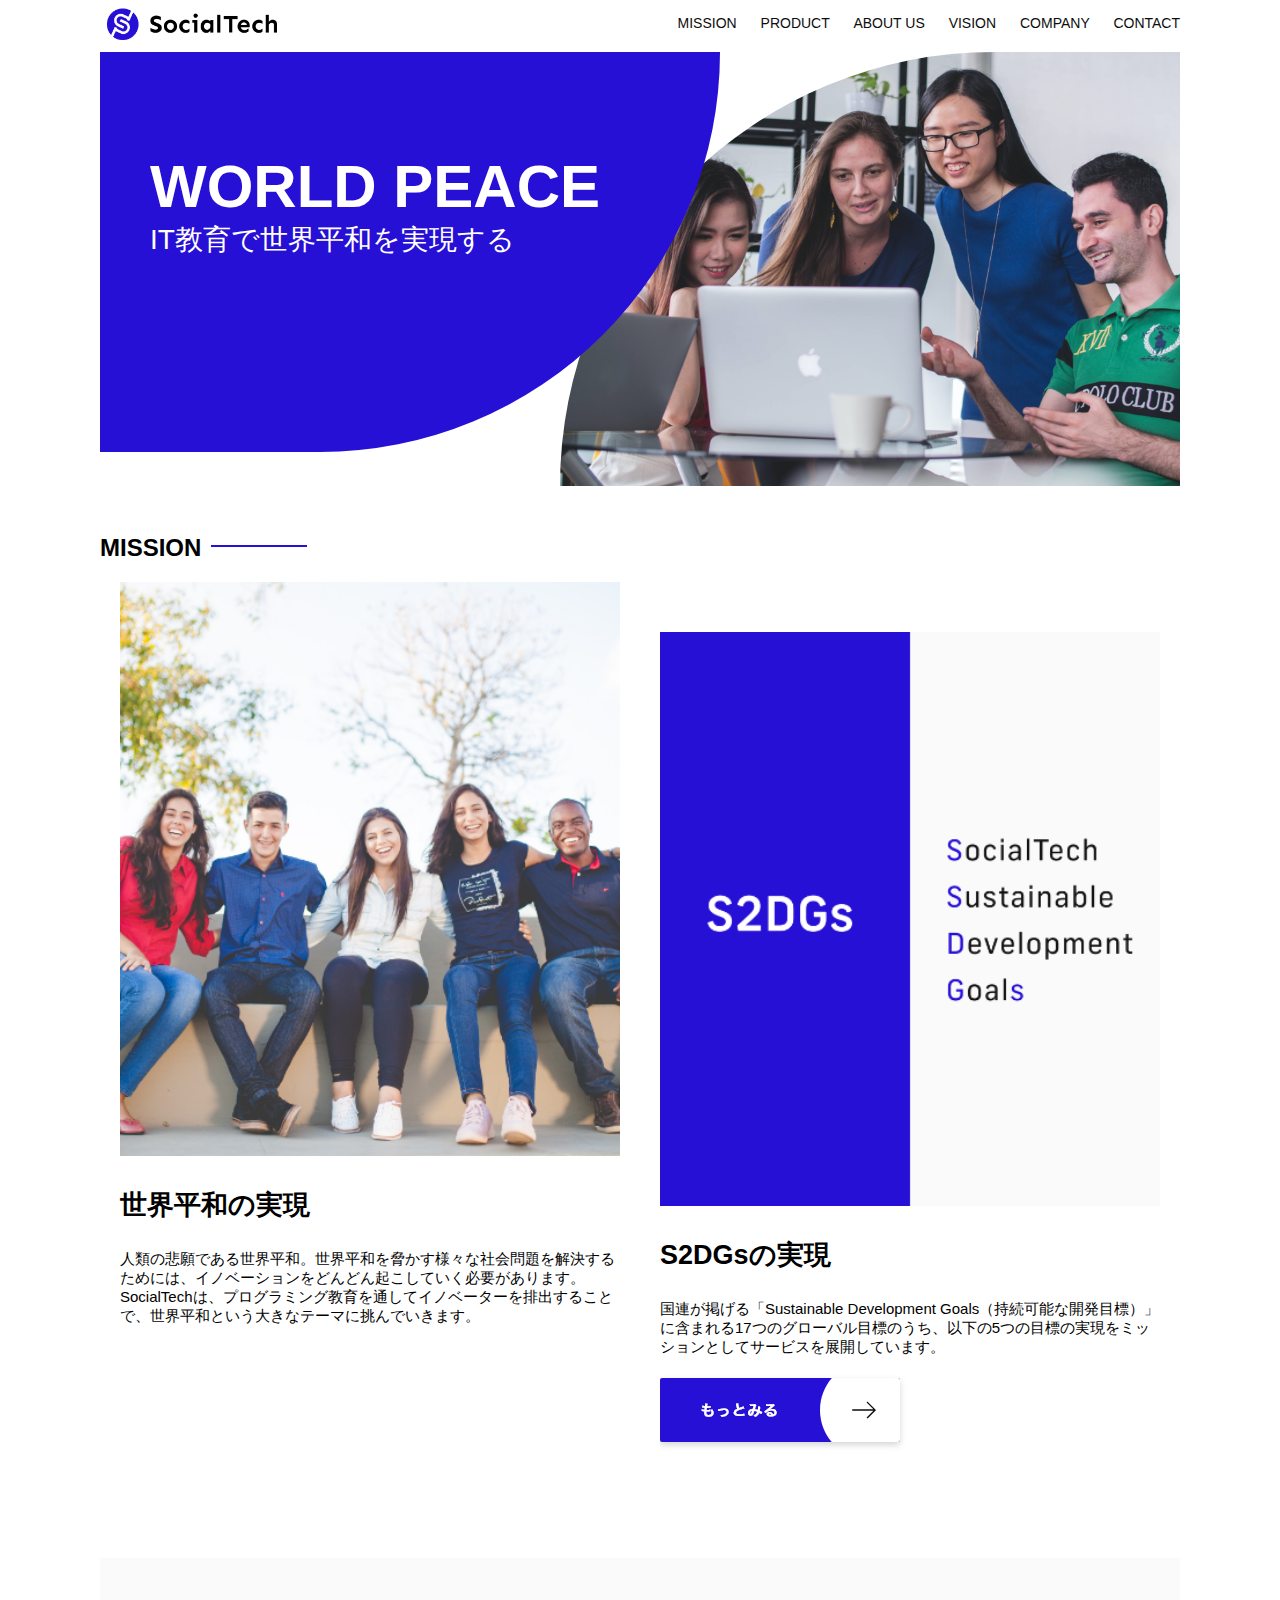
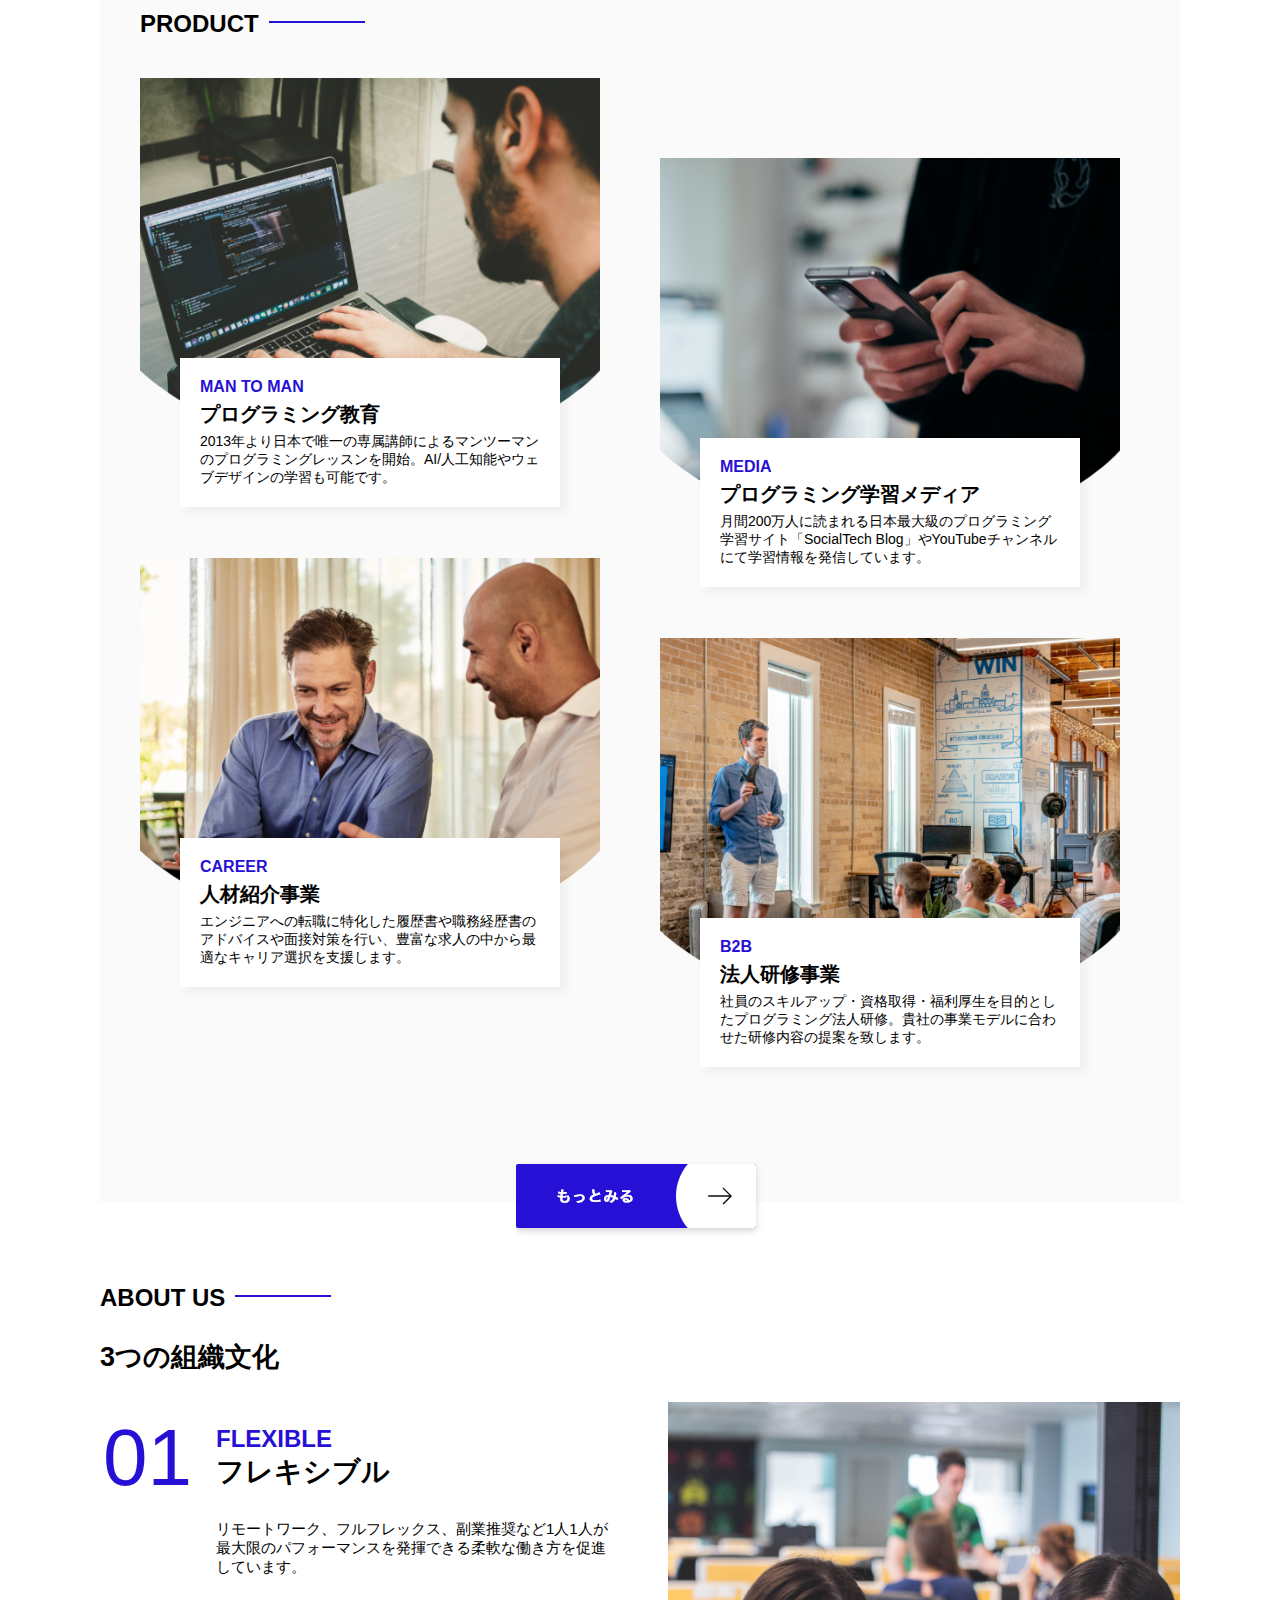
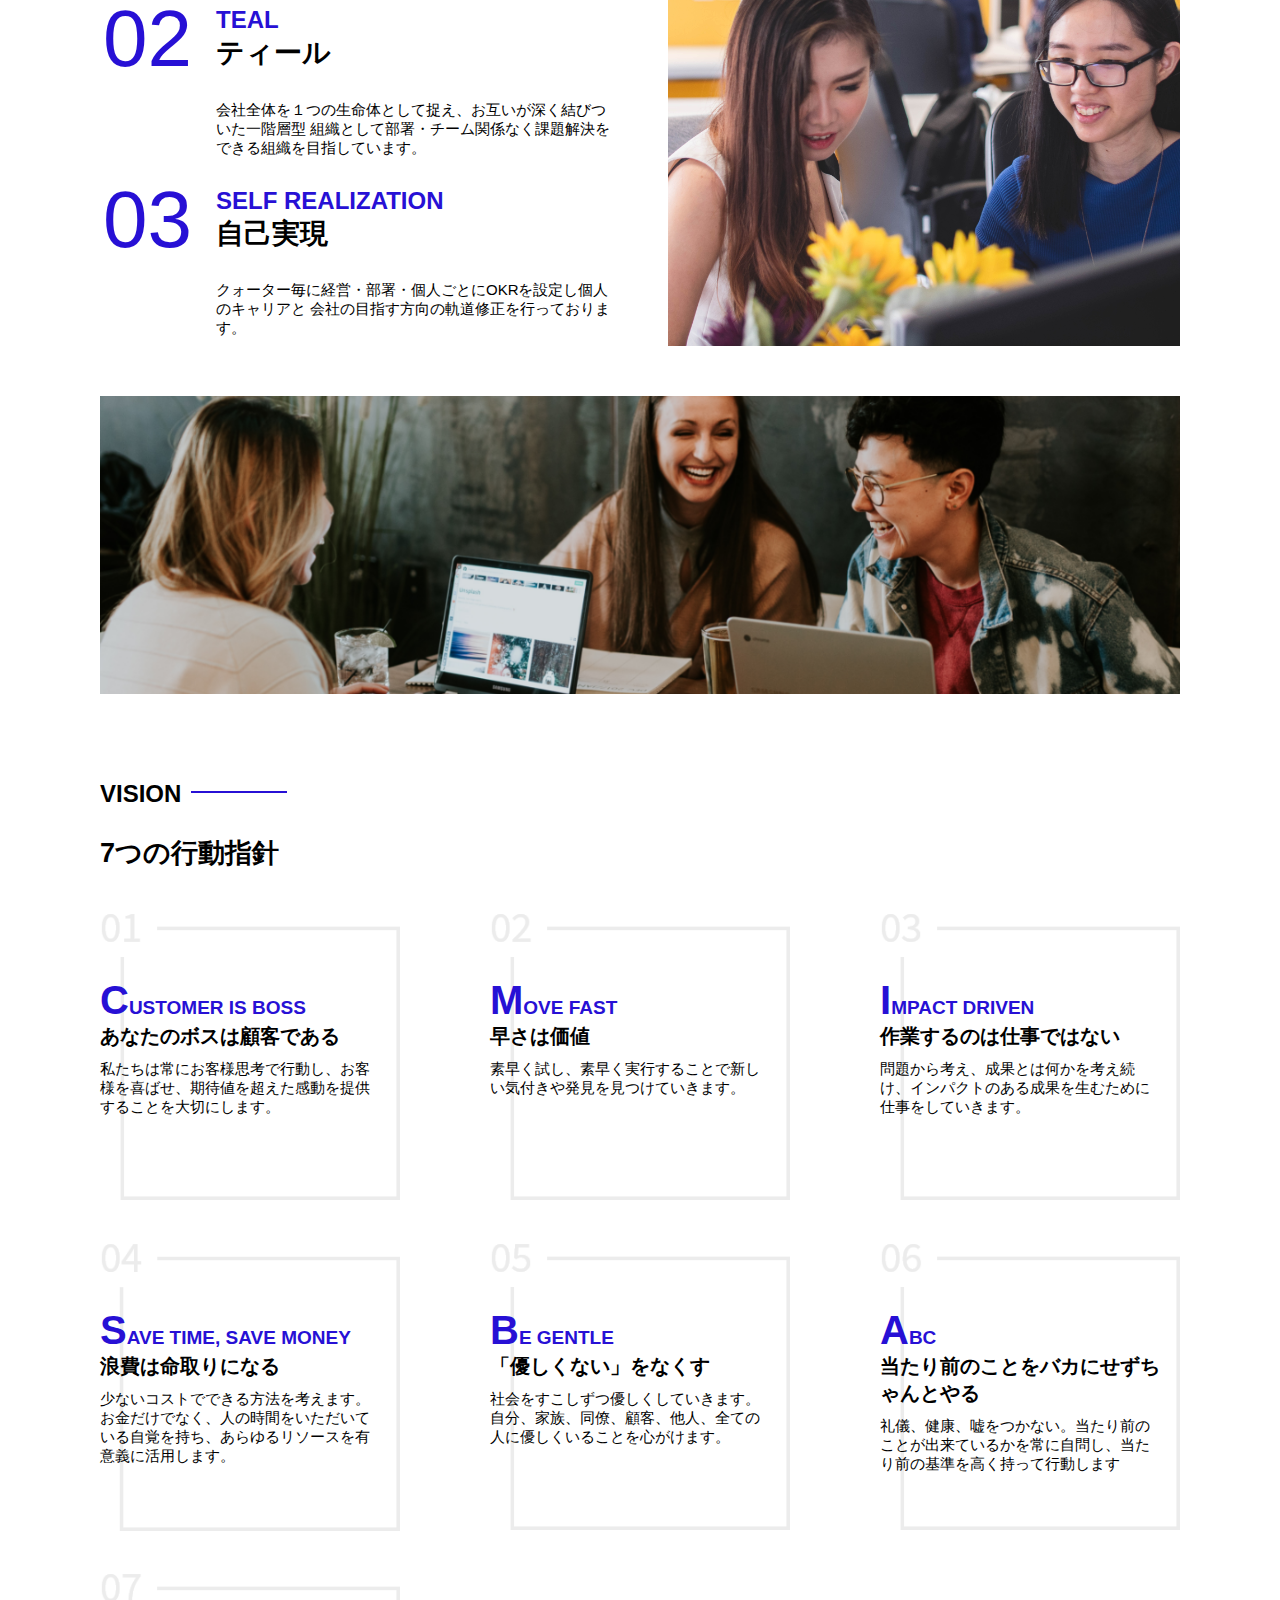
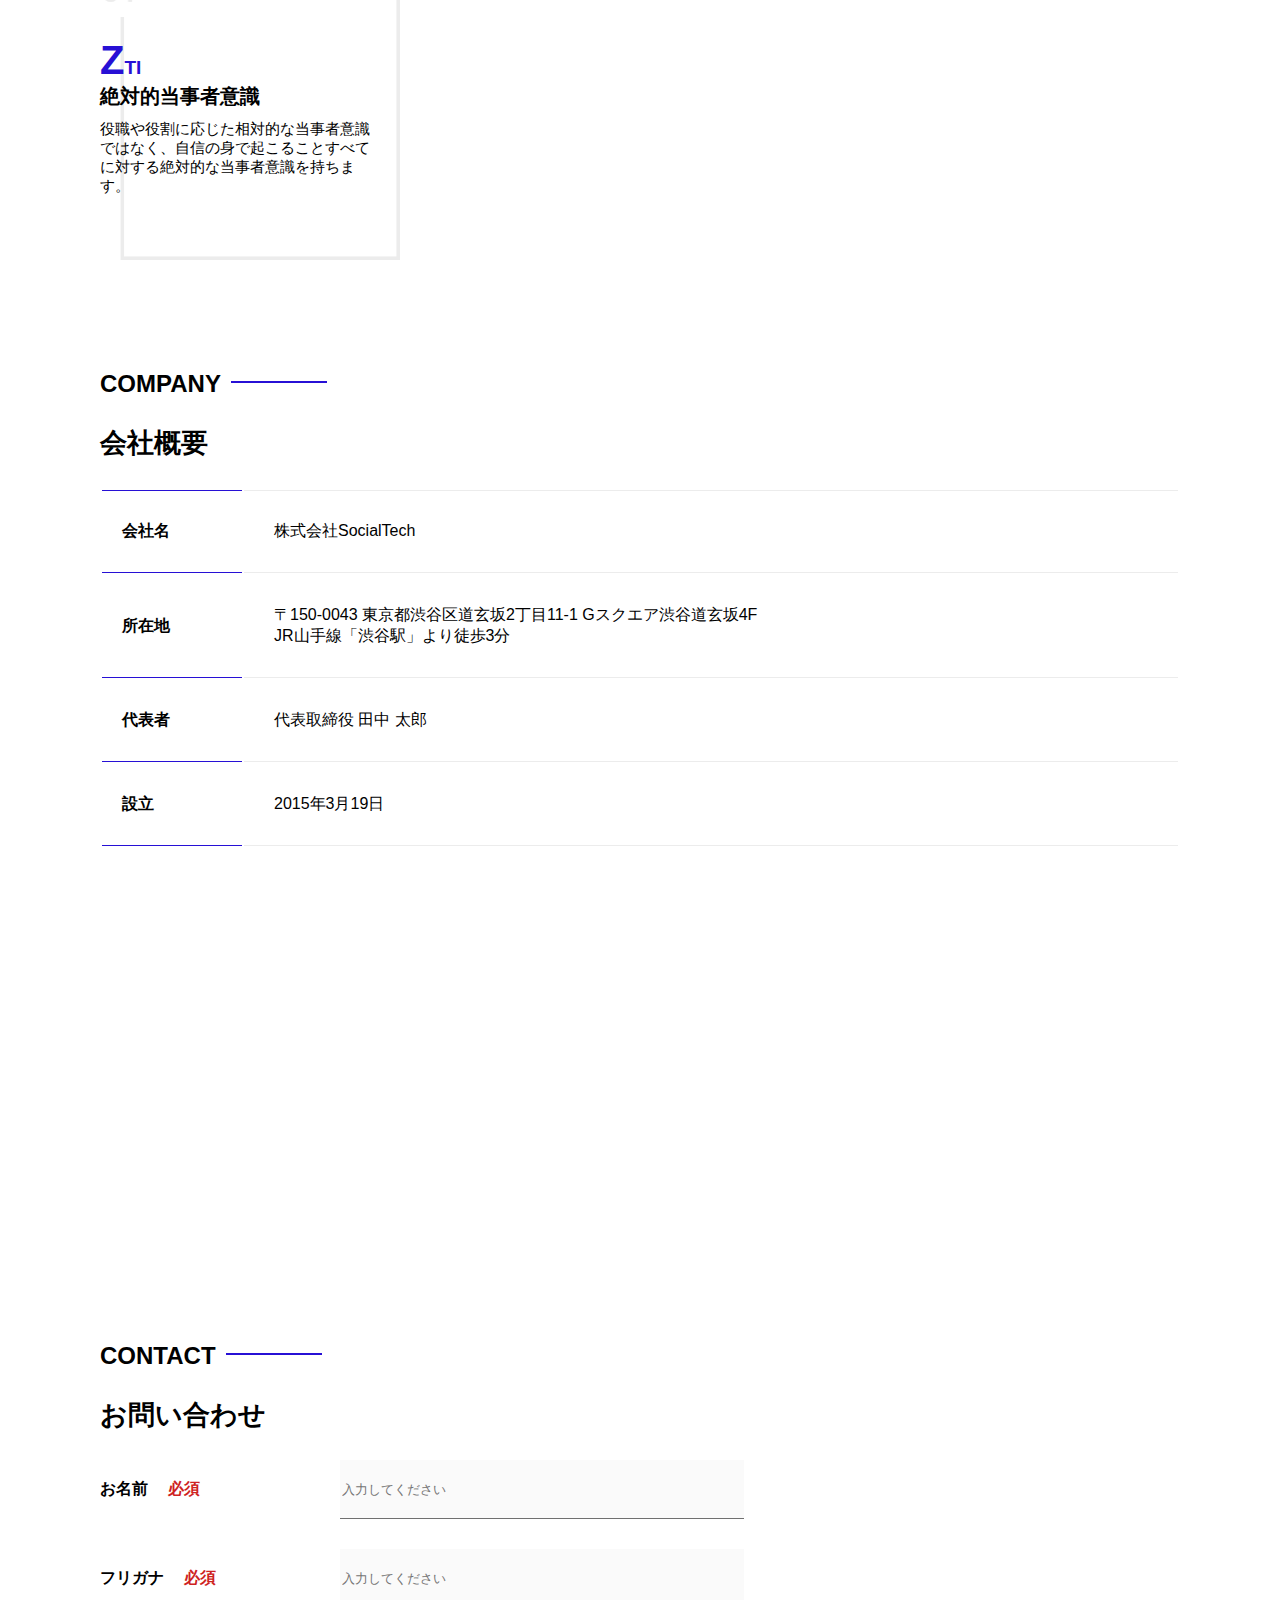
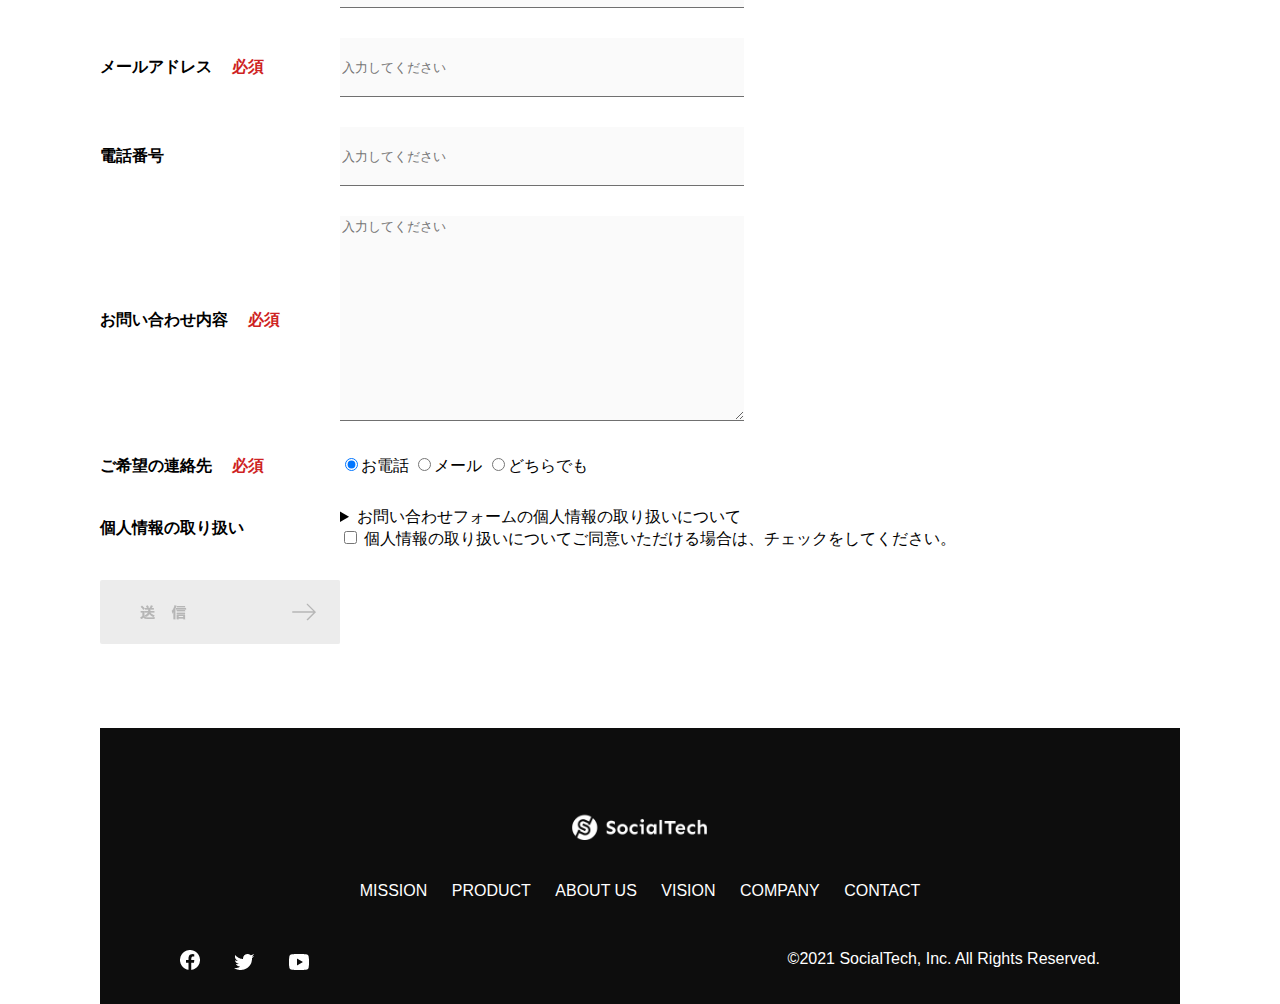
<file: index.html>
<!DOCTYPE html>
<html>
  <head>
    <title>SocialTech</title>
    <meta charset="UTF-8">
    <meta name="description" content="SocialTechはEdTech業界のリーディングカンパニーを目指します。">
    <meta name="viewport" content="width=device-width, initial-scale=1.0">
    <link rel="stylesheet" href="style.css">
  </head>
  <body>
    <!-- ヘッダー -->
    <header>
      <!-- ロゴ -->
      <a href="index.html" id="logo"><img src="images/logo.png" alt="トップページに戻る"></a>

      <!-- PC用ナビゲーション -->
      <nav id="nav-pc">
        <a href="mission.html">MISSION</a>
        <a href="product.html">PRODUCT</a>
        <a href="index.html#aboutus">ABOUT US</a>
        <a href="index.html#vision">VISION</a>
        <a href="index.html#company">COMPANY</a>
        <a href="index.html#contact">CONTACT</a>
      </nav>
      <!-- スマホ用メニューボタン -->
     <img id="menu-sp" src="images/button-menu.png" alt="ナビゲーションを開く" onclick="document.getElementById('nav-sp').style.display = 'block'">
      <!-- スマホ用ナビゲーション -->
      <nav id="nav-sp">
        <img id="close" src="images/button-close.png" alt="ナビゲーションを閉じる" onclick="document.getElementById('nav-sp').style.display = 'none'">
        <a id="logo-sp" href="index.html" onclick="document.getElementById('nav-sp').style.display = 'none'"><img
            src="images/logo-sp.png" alt="トップページに戻る"></a>
        <a class="menu" href="mission.html" onclick="document.getElementById('nav-sp').style.display = 'none'">MISSION</a>
        <a class="menu" href="product.html" onclick="document.getElementById('nav-sp').style.display = 'none'">PRODUCT</a>
        <a class="menu" href="index.html#aboutus" onclick="document.getElementById('nav-sp').style.display = 'none'">ABOUT
          US</a>
        <a class="menu" href="index.html#vision"
          onclick="document.getElementById('nav-sp').style.display = 'none'">VISION</a>
        <a class="menu" href="index.html#company"
          onclick="document.getElementById('nav-sp').style.display = 'none'">COMPANY</a>
        <a class="menu" href="index.html#contact"
          onclick="document.getElementById('nav-sp').style.display = 'none'">CONTACT</a>
        <div id="sns">
          <a href="https://www.facebook.com/sejuku2013"><img src="images/button-facebook.png" alt="Facebookのリンク"></a>
          <a href="https://twitter.com/samuraijuku"><img src="images/button-twitter.png" alt="Twitterのリンク"></a>
          <a href="https://www.youtube.com/channel/UCCFOQO5aDK0xXam4cUQXT8g"><img src="images/button-youtube.png" alt="YouTubeのリンク"></a>
        </div>
      </nav>
    </header>
    <main>
      <article>
       <!-- メインビジュアル -->
      <section id="main-visual">
        <div id="main-message">
            <h1>WORLD PEACE</h1>
            <p>IT教育で世界平和を実現する</p>
        </div>
        <img src="images/index/index-main.png" alt="PCの周りに集まる多国籍の仲間たち">
        </section>
        <!-- ミッション -->
        <section id="mission">
          <h2 class="index-h2">MISSION</h2>
          <div id="mission-flex">
            <div>
              <img id="mission-photo" src="images/index/index-mission.png" alt="屋外のベンチで写真を撮影する多国籍の仲間たち">
              <h3>世界平和の実現</h3>
              <p>
                人類の悲願である世界平和。世界平和を脅かす様々な社会問題を解決するためには、イノベーションをどんどん起こしていく必要があります。SocialTechは、プログラミング教育を通してイノベーターを排出することで、世界平和という大きなテーマに挑んでいきます。
              </p>
            </div>
            <div>
              <img id="s2dgs" src="images/index/s2dgs.png" alt="S2DGs">
              <h3>S2DGsの実現</h3>
              <p>国連が掲げる「Sustainable Development Goals（持続可能な開発目標）」に含まれる17つのグローバル目標のうち、以下の5つの目標の実現をミッションとしてサービスを展開しています。</p>
              <a href="mission.html">
                <img src="images/button-more.png" alt="もっとみる">
              </a>
            </div>
          </div>
        </section>
        <!-- プロダクト -->
      <section id="product">
        <h2 class="index-h2">PRODUCT</h2>
        <div>
          <div id="product-left">
            <div>
              <img class="product-photo" src="images/index/index-mantoman.png" alt="PCでコードを書く男性">
              <div class="product-explain">
                <span>MAN TO MAN</span>
                <h3>プログラミング教育</h3>
                <p>2013年より日本で唯一の専属講師によるマンツーマンのプログラミングレッスンを開始。AI/人工知能やウェブデザインの学習も可能です。</p>
              </div>
            </div>
            <div>
              <img class="product-photo" src="images/index/index-career.png" alt="笑顔で話し合う2人の男性">
              <div class="product-explain">
                <span>CAREER</span>
                <h3>人材紹介事業</h3>
                <p>エンジニアへの転職に特化した履歴書や職務経歴書のアドバイスや面接対策を行い、豊富な求人の中から最適なキャリア選択を支援します。</p>
              </div>
            </div>
          </div>
          <div id="product-right">
             <div>
               <img class="product-photo" src="images/index/index-media.png" alt="スマートフォンを操作する人">
               <div class="product-explain">
                 <span>MEDIA</span>
                 <h3>プログラミング学習メディア</h3>
                 <p>月間200万人に読まれる日本最大級のプログラミング学習サイト「SocialTech Blog」やYouTubeチャンネルにて学習情報を発信しています。</p>
               </div>
             </div>
             <div>
               <img class="product-photo" src="images/index/index-b2b.png" alt="講演中の男性とそれを聴く人々">
               <div class="product-explain">
                 <span>B2B</span>
                 <h3>法人研修事業</h3>
                 <p>社員のスキルアップ・資格取得・福利厚生を目的としたプログラミング法人研修。貴社の事業モデルに合わせた研修内容の提案を致します。</p>
               </div>
             </div>
           </div>
         </div>
         <div>
           <a id="product-more" href="product.html">
             <img src="images/button-more.png" alt="もっとみる">
           </a>
         </div>
        </section>
        <!-- ABOUT US -->
        <section id="aboutus">
          <h2 class="index-h2">ABOUT US</h2>
          <h3>3つの組織文化</h3>
          <div>
            <table class="culture-table">
              <tr>
                <td>
                  <span class="culture-num">01</span>
                </td>
                <td>
                  <span class="culture-en">FLEXIBLE</span>
                  <span class="culture-jp">フレキシブル</span>
                </td>
              </tr>
              <tr>
                <td>
                  <!-- 空のセル -->
                </td>
                <td>
                  <p class="culture-description">
                    リモートワーク、フルフレックス、副業推奨など1人1人が最大限のパフォーマンスを発揮できる柔軟な働き方を促進しています。
                  </p>
                </td>
              </tr>
              <tr>
                <td>
                  <span class="culture-num">02</span>
                </td>
                <td>
                  <span class="culture-en">TEAL</span>
                  <span class="culture-jp">ティール</span>
                </td>
              </tr>
              <tr>
                <td>
                  <!-- 空のセル -->
                </td>
                <td>
                  <p class="culture-description">
                    会社全体を１つの生命体として捉え、お互いが深く結びついた一階層型
                    組織として部署・チーム関係なく課題解決をできる組織を目指しています。
                  </p>
                </td>
              </tr>
              <tr>
                <td>
                  <span class="culture-num">03</span>
                </td>
                <td>
                  <span class="culture-en">SELF REALIZATION</span>
                  <span class="culture-jp">自己実現</span>
                </td>
              </tr>
              <tr>
                <td>
                  <!-- 空のセル -->
                </td>
                <td>
                  <p class="culture-description">
                    クォーター毎に経営・部署・個人ごとにOKRを設定し個人のキャリアと
                    会社の目指す方向の軌道修正を行っております。
                  </p>
                </td>
              </tr>
            </table>
            <img class="culture-img" src="images/index/index-aboutus1.png" alt="笑顔で話し合う2人の女性">
          </div>
          <img class="culture-img2" src="images/index/index-aboutus2.png" alt="笑顔で話し合う3人の男女">
        </section>
        <!-- vision -->
        <section id="vision">
          <h2 class="index-h2">VISION</h2>
          <h3>7つの行動指針</h3>
          <div>
            <div class="vision-box">
              <img src="images/index/vision-01.png" alt="01">
              <span>
                <h4>CUSTOMER IS BOSS</h4>
                <h5>あなたのボスは顧客である</h5>
                <p>私たちは常にお客様思考で行動し、お客様を喜ばせ、期待値を超えた感動を提供することを大切にします。</p>
              </span>
            </div>
            <div class="vision-box">
              <img src="images/index/vision-02.png" alt="02">
              <span>
                <h4>MOVE FAST</h4>
                <h5>早さは価値</h5>
                <p>素早く試し、素早く実行することで新しい気付きや発見を見つけていきます。</p>
              </span>
            </div>
            <div class="vision-box">
              <img src="images/index/vision-03.png" alt="03">
              <span>
                <h4>IMPACT DRIVEN</h4>
                <h5>作業するのは仕事ではない</h5>
                <p>問題から考え、成果とは何かを考え続け、インパクトのある成果を生むために仕事をしていきます。</p>
              </span>
            </div>
            <div class="vision-box">
              <img src="images/index/vision-04.png" alt="04">
              <span>
                <h4>SAVE TIME, SAVE MONEY</h4>
                <h5>浪費は命取りになる</h5>
                <p>少ないコストでできる方法を考えます。お金だけでなく、人の時間をいただいている自覚を持ち、あらゆるリソースを有意義に活用します。</p>
              </span>
            </div>
            <div class="vision-box">
              <img src="images/index/vision-05.png" alt="05">
              <span>
                <h4>BE GENTLE</h4>
                <h5>「優しくない」をなくす</h5>
                <p>社会をすこしずつ優しくしていきます。自分、家族、同僚、顧客、他人、全ての人に優しくいることを心がけます。</p>
              </span>
            </div>
            <div class="vision-box">
              <img src="images/index/vision-06.png" alt="06">
              <span>
                <h4>ABC</h4>
                <h5>当たり前のことをバカにせずちゃんとやる</h5>
                <p>礼儀、健康、嘘をつかない。当たり前のことが出来ているかを常に自問し、当たり前の基準を高く持って行動します</p>
              </span>
            </div>
            <div class="vision-box">
              <img src="images/index/vision-07.png" alt="07">
              <span>
                <h4>ZTI</h4>
                <h5>絶対的当事者意識</h5>
                <p>役職や役割に応じた相対的な当事者意識ではなく、自信の身で起こることすべてに対する絶対的な当事者意識を持ちます。</p>
              </span>
            </div>
          </div>
        </section>
        <!-- COMPANY -->
        <section id="company">
          <h2 class="index-h2">COMPANY</h2>
          <h3>会社概要</h3>
          <table id="company-table">
              <tr>
                <th class="tableheader-first">会社名</th>
                <td class="cell-first">株式会社SocialTech</td>
              </tr>
              <tr>
                <th class="tableheader">所在地</th>
                <td class="cell">〒150-0043 東京都渋谷区道玄坂2丁目11-1 Gスクエア渋谷道玄坂4F<br>JR山手線「渋谷駅」より徒歩3分</td>
              </tr>
              <tr>
                <th class="tableheader">代表者</th>
                <td class="cell">代表取締役 田中 太郎</td>
              </tr>
              <tr>
                <th class="tableheader">設立</th>
                <td class="cell">2015年3月19日</td>
              </tr>
          </table>
          <iframe src="https://www.google.com/maps/embed?pb=!1m18!1m12!1m3!1d3241.7759544892483!2d139.69399665123464!3d35.65789123876098!2m3!1f0!2f0!3f0!3m2!1i1024!2i768!4f13.1!3m3!1m2!1s0x60188caa0042e8d1%3A0xba130bea826a7aa2!2z44CSMTUwLTAwNDMg5p2x5Lqs6YO95riL6LC35Yy66YGT546E5Z2C77yS5LiB55uu77yR77yR4oiS77yR!5e0!3m2!1sja!2sjp!4v1636872991912!5m2!1sja!2sjp" style="border:0;" allowfullscreen="" loading="lazy"></iframe>
      </section>
       <!-- お問い合わせフォーム -->
       <section id="contact">
        <h2 class="index-h2">CONTACT</h2>
        <h3>お問い合わせ</h3>
        <!-- STATIC FORMSのフォームタグ -->
          <form action="https://api.staticforms.xyz/submit" method="post">
            <input type="text" name="honeypot" style="display:none">
            <!-- STATIC FORMSのアクセスキー -->
            <input type="hidden" name="accessKey" value="1f5e7ba3-2110-4dc2-b0a0-9e1d878e1391">
            <!--メールのタイトル-->
            <input type="hidden" name="subject" value="お問い合わせフォーム" />
            <!--送信先のメールアドレスをvalueに設定する-->
            <input type="hidden" name="replyTo" value="ukuslikeit1@gmail.com">
            <!--redirectToのURLは公開後のURLへリンクする-->
            <input type="hidden" name="redirectTo" value="">
          <div>
            <div class="contact-heading">
              <label class="contact-label">お名前<span class="contact-span">必須</span></label>
            </div>
            <div>
              <input type="text" name="name" placeholder="入力してください" class="contact-textbox">
            </div>
          </div>
          <div>
            <div class="contact-heading">
              <label class="contact-label">フリガナ<span class="contact-span">必須</span></label>
            </div>
            <div>
              <input type="text" name="hurigana" placeholder="入力してください" class="contact-textbox">
            </div>
          </div>
          <div>
            <div class="contact-heading">
              <label class="contact-label">メールアドレス<span class="contact-span">必須</span></label>
            </div>
            <div>
              <input type="text" name="email" placeholder="入力してください" class="contact-textbox">
            </div>
          </div>
          <div>
            <div class="contact-heading">
              <label class="contact-label">電話番号</label>
            </div>
            <div>
              <input type="text" name="tel" placeholder="入力してください" class="contact-textbox">
            </div>
          </div>
          <div>
            <div class="contact-heading">
              <label class="contact-label">お問い合わせ内容<span class="contact-span">必須</span></label>
            </div>
            <div>
              <textarea class="contact-textarea" placeholder="入力してください" name="message"></textarea>
            </div>
          </div>
          <div>
            <div class="contact-heading">
              <label class="contact-label">ご希望の連絡先<span class="contact-span">必須</span></label>
            </div>
            <div>
              <input class="radiobutton" type="radio" value="tel" name="contact" checked><label>お電話</label>
              <input class="radiobutton" type="radio" value="mail" name="contact"><label>メール</label>
              <input class="radiobutton" type="radio" value="both" name="contact"><label>どちらでも</label>
            </div>
          </div>
          <div>
            <div class="contact-heading">
              <label class="contact-label">個人情報の取り扱い</label>
            </div>
            <div>
              <details>
                <summary>お問い合わせフォームの個人情報の取り扱いについて</summary>
                <div>
                  <span>１．組織の名称又は氏名</span><br>
                  株式会社SocialTech<br><br>
                  <span>２．個人情報保護管理者（若しくはその代理人）の氏名又は職名、所属及び連絡先
                    鈴木 一郎 コーポレート部</span><br>
                  メールアドレス：support@socialtech.net<br>
                  TEL：03-xxxx-xxxx<br>
                  <span>３．個人情報の利用目的</span><br>
                  ・本サービス及び本サービスに関連する情報の提供又はそれらに関する連絡のため<br>
                  ・ユーザーの本人確認のため<br>
                  ・当社サービスのご案内のため<br>
                  ・当社の商品等の広告または宣伝（電子メールによるものを含むものとします。）<br><br>
                  <span>４．個人情報の取り扱い業務の委託</span><br>
                  個人情報の取扱業務の全部または一部を外部に業務委託する場合があります。<br>
                  その際、弊社は、個人情報を適切に保護できる管理体制を敷き実行していることを条件として<br>
                  委託先を厳選したうえで、機密保持契約を委託先と締結し、お客様の個人情報を厳密に管理させます。<br><br>
                  <span>５．個人情報の開示等の請求</span><br>
                  お客様は、弊社に対してご自身の個人情報の開示等（利用目的の通知、開示、内容の訂正・追加・削除、利用の停止または消去、第三者への提供の停止）に関して、当社問合わせ窓口に申し出ることができます。<br>
                  その際、弊社はお客様ご本人を確認させていただいたうえで、合理的な期間内に対応いたします。<br><br>
                  なお、個人情報に関する弊社問合わせ先は、次の通りです。<br><br>
                  株式会社SocialTech　個人情報問合せ窓口<br>
                  〒150-0043　東京都渋谷区道玄坂2丁目11-1 Ｇスクエア渋谷道玄坂 4F<br>
                  メールアドレス：support@socialtech.net　TEL：03-xxxx-xxxx<br><br>
                  <span>６．個人情報を提供されることの任意性について</span><br><br>
                  お客様がご自身の個人情報を弊社に提供されるか否かは、お客様のご判断によりますが、もしご提供されない場合には、適切なサービスが提供できない場合がありますので予めご了承ください。
                </div>
              </details>
              <input type="checkbox" name="agree">
              <span>個人情報の取り扱いについてご同意いただける場合は、チェックをしてください。</span>
            </div>
          </div>
          <input type="image" value="Submit" src="images/button-submit.png" alt="送信する">
        </form>
      </section>
      </article>
      <footer>
        <div id="footer-logo">
          <img src="images/logo-sp.png" alt="SocialTech">
        </div>
        <div id="footer-link">
          <a href="mission.html">MISSION</a>
          <a href="product.html">PRODUCT</a>
          <a href="index.html#aboutus">ABOUT US</a>
          <a href="index.html#vision">VISION</a>
          <a href="index.html#company">COMPANY</a>
          <a href="index.html#contact">CONTACT</a>
        </div>
        <div id="sns-footer">
          <a href="https://www.facebook.com/sejuku2013"><img src="images/button-facebook.png" alt="Facebookのリンク"></a>
          <a href="https://twitter.com/samuraijuku"><img src="images/button-twitter.png" alt="Twitterのリンク"></a>
          <a href="https://www.youtube.com/channel/UCCFOQO5aDK0xXam4cUQXT8g"><img src="images/button-youtube.png" alt="YouTubeのリンク"></a>
          <span id="copyright">&copy;2021 SocialTech, Inc. All Rights Reserved. </span>
        </div>
      </footer>
    </main>
  </body>
</html>
</file>
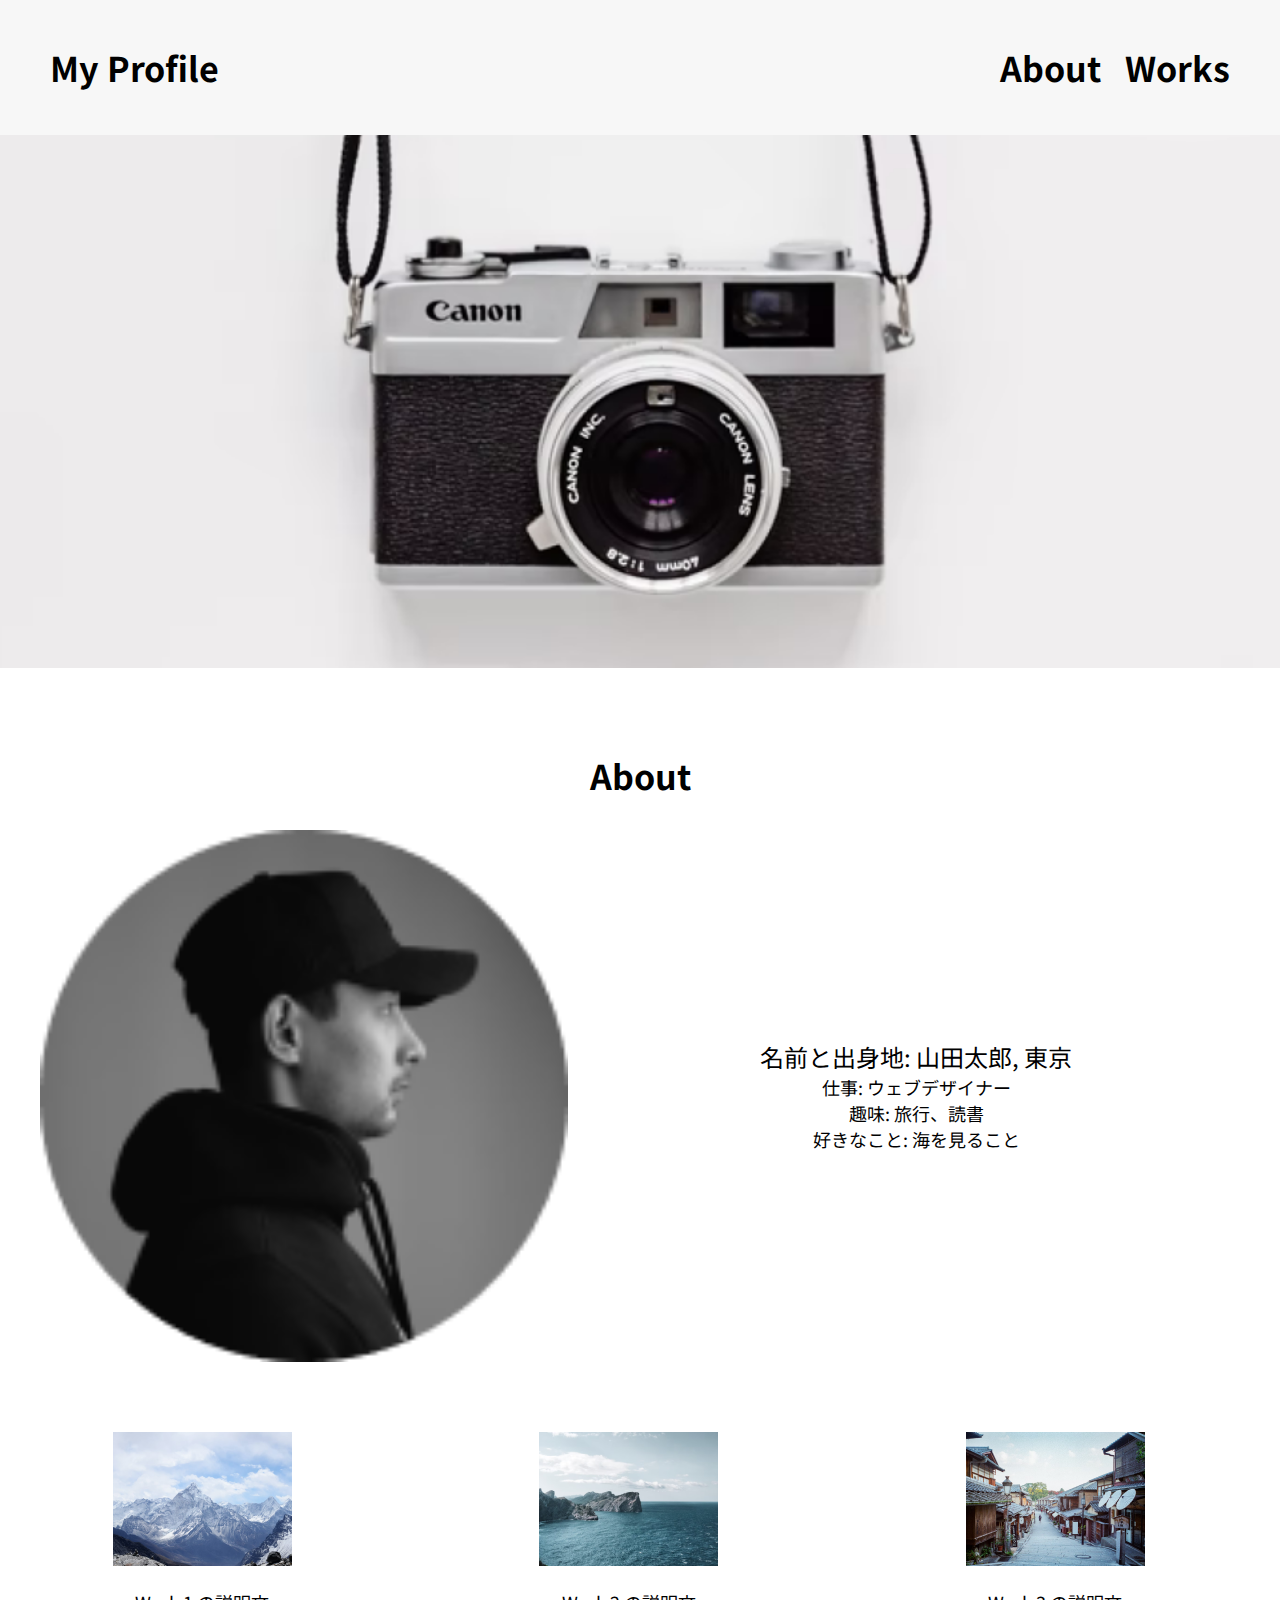
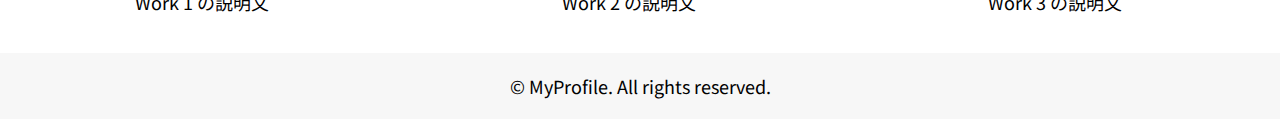
<file: mosya/index.html>
<!DOCTYPE html>
<html lang="ja">
<head>
    <meta charset="UTF-8">
    <meta name="viewport" content="width=device-width, initial-scale=1.0">
    <link rel="stylesheet" href="styles.css">
    <title>My Profile</title>
</head>
<body>
    <header>
        <h1>My Profile</h1>
        <nav>
            <a href="#about">About</a>
            <a href="#works">Works</a>
        </nav>
    </header>

    <div class="main-visual">
        <img src="MainVisual.png" alt="Main Visual Image">
    </div>

    <section id="about">
        <h2>About</h2>
        <div class="about-content">
            <img src="Ellipse 1.png" alt="About Image">
            <ul>
                <li>名前と出身地: 山田太郎, 東京</li>
                <li>仕事: ウェブデザイナー</li>
                <li>趣味: 旅行、読書</li>
                <li>好きなこと: 海を見ること</li>
            </ul>
        </div>
    </section>

    <section id="works" class="clearfix">
        <div class="work-item">
            <img src="Rectangle 7.png" alt="Work 1 Image">
            <p>Work 1 の説明文</p>
        </div>
        <div class="work-item">
            <img src="Rectangle 8.png" alt="Work 2 Image">
            <p>Work 2 の説明文</p>
        </div>
        <div class="work-item">
            <img src="Rectangle 9.png" alt="Work 3 Image">
            <p>Work 3 の説明文</p>
        </div>
    </section>

    <footer>
        © MyProfile. All rights reserved.
    </footer>
</body>
</html>
</file>
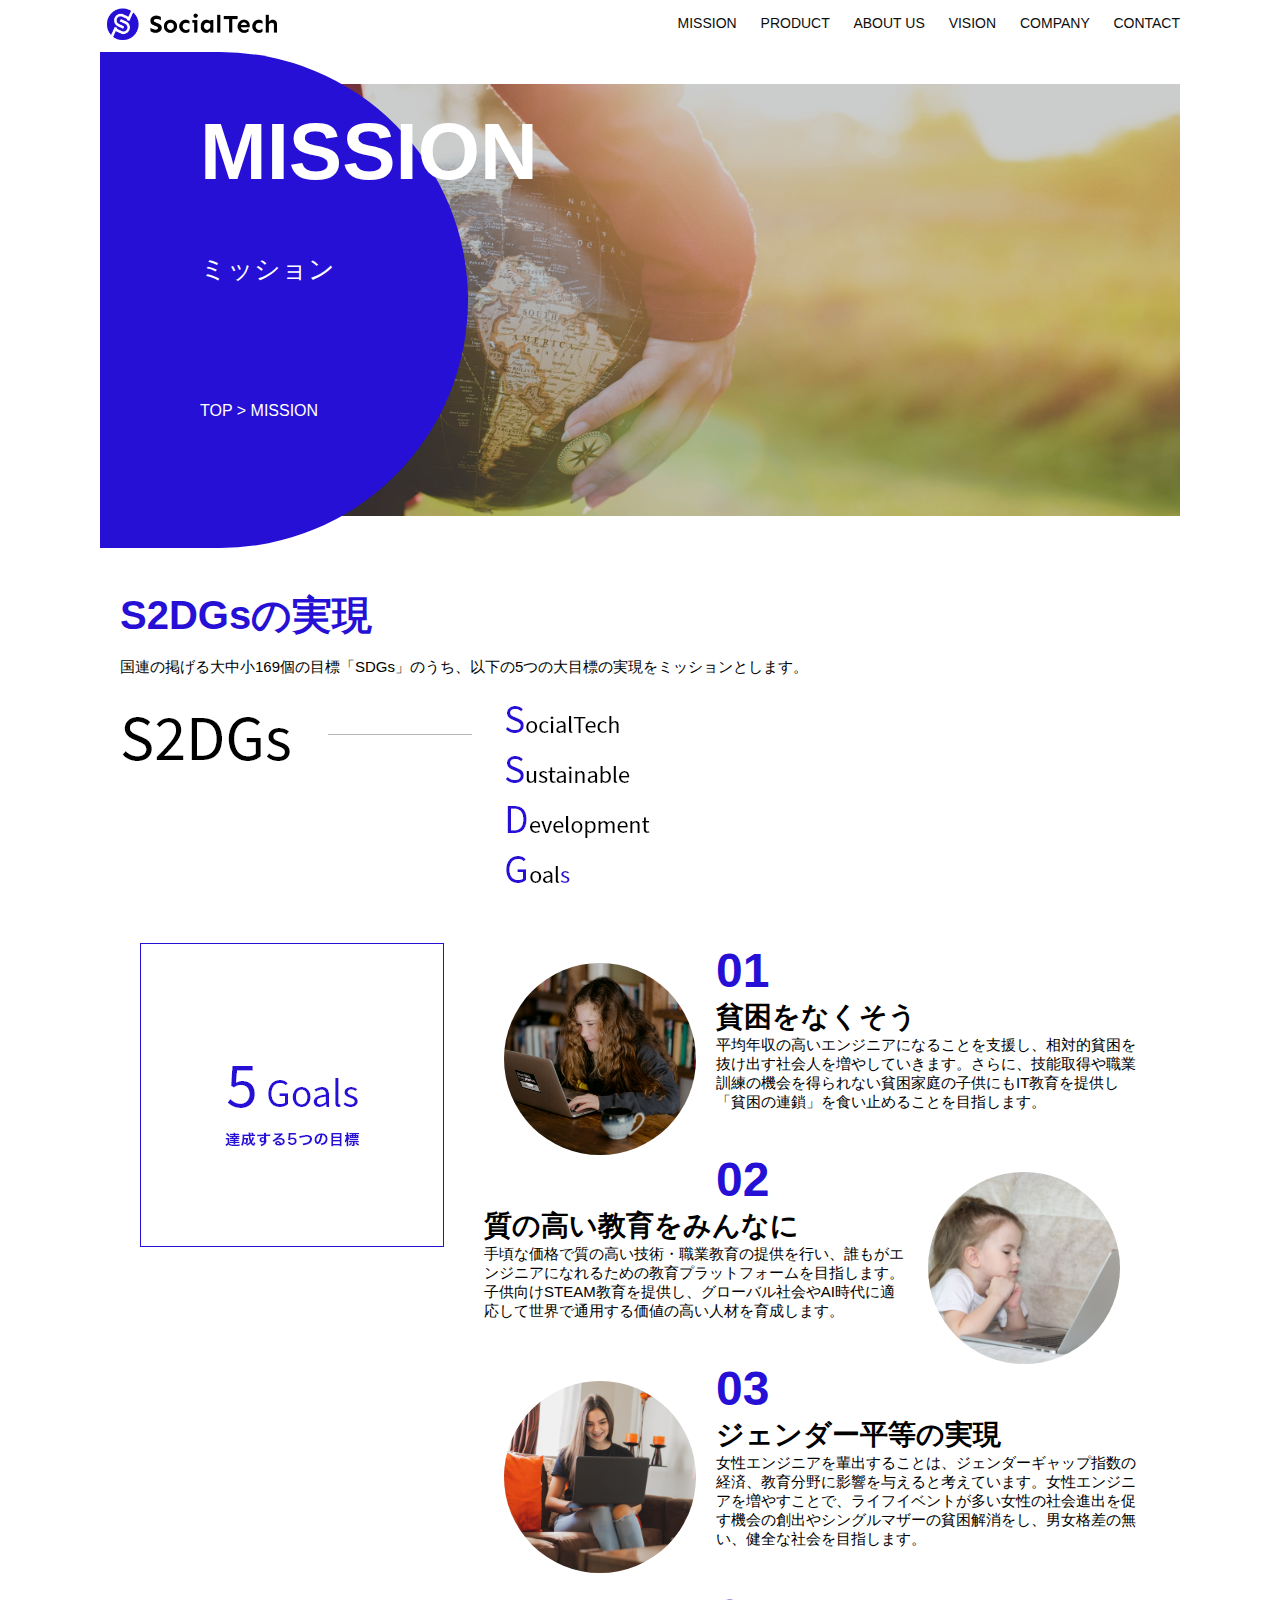
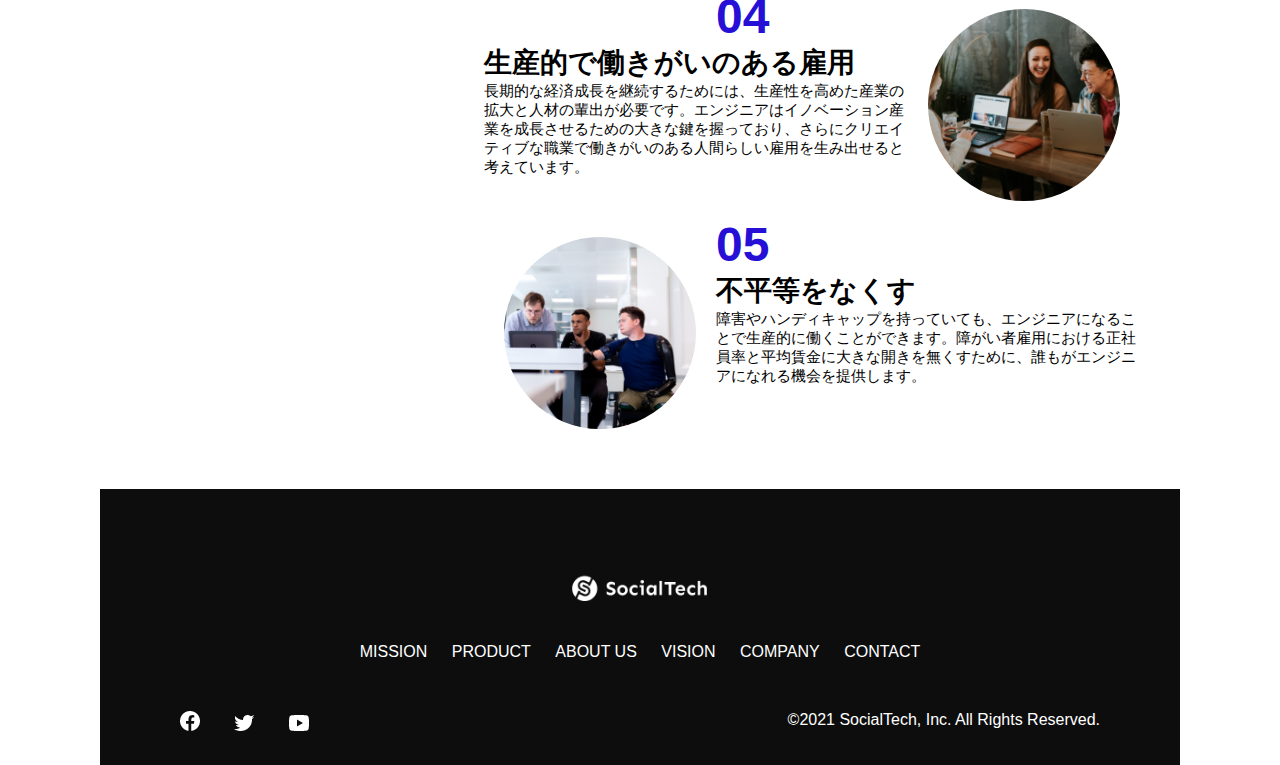
<file: mission.html>
<!DOCTYPE html>
<html>
  <head>
    <title>SocialTech - MISSON ミッション -</title>
    <meta charset="UTF-8">
    <meta name="description" content="SocialTechが目指す5つの目標（S2DGs）を紹介します">
    <meta name="viewport" content="width=device-width, initial-scale=1.0">
    <link rel="stylesheet" href="style.css">
  </head>

  <body>
    <!-- ヘッダー -->
    <header>
      <!-- ロゴ -->
      <a href="index.html" id="logo"><img src="images/logo.png" alt="トップページに戻る"></a>

      <!-- PC用ナビゲーション -->
      <nav id="nav-pc">
        <a href="mission.html">MISSION</a>
        <a href="product.html">PRODUCT</a>
        <a href="index.html#aboutus">ABOUT US</a>
        <a href="index.html#vision">VISION</a>
        <a href="index.html#company">COMPANY</a>
        <a href="index.html#contact">CONTACT</a>
      </nav>

      <!-- スマホ用メニューボタン -->
     <img id="menu-sp" src="images/button-menu.png" alt="ナビゲーションを開く" onclick="document.getElementById('nav-sp').style.display = 'block'">

      <!-- スマホ用ナビゲーション -->
      <nav id="nav-sp">
        <img id="close" src="images/button-close.png" alt="ナビゲーションを閉じる" onclick="document.getElementById('nav-sp').style.display = 'none'">
        <a id="logo-sp" href="index.html" onclick="document.getElementById('nav-sp').style.display = 'none'"><img
            src="images/logo-sp.png" alt="トップページに戻る"></a>
        <a class="menu" href="mission.html" onclick="document.getElementById('nav-sp').style.display = 'none'">MISSION</a>
        <a class="menu" href="product.html" onclick="document.getElementById('nav-sp').style.display = 'none'">PRODUCT</a>
        <a class="menu" href="index.html#aboutus" onclick="document.getElementById('nav-sp').style.display = 'none'">ABOUT
          US</a>
        <a class="menu" href="index.html#vision"
          onclick="document.getElementById('nav-sp').style.display = 'none'">VISION</a>
        <a class="menu" href="index.html#company"
          onclick="document.getElementById('nav-sp').style.display = 'none'">COMPANY</a>
        <a class="menu" href="index.html#contact"
          onclick="document.getElementById('nav-sp').style.display = 'none'">CONTACT</a>
        <div id="sns">
          <a href="https://www.facebook.com/sejuku2013"><img src="images/button-facebook.png" alt="Facebookのリンク"></a>
          <a href="https://twitter.com/samuraijuku"><img src="images/button-twitter.png" alt="Twitterのリンク"></a>
          <a href="https://www.youtube.com/channel/UCCFOQO5aDK0xXam4cUQXT8g"><img src="images/button-youtube.png" alt="YouTubeのリンク"></a>
        </div>
      </nav>
    </header>
    <main>
        <article>
            <section id="mission-main">
                <div id="mission-title">
                    <h1>MISSION</h1>
                    <span>ミッション</span>
                    <div>TOP > MISSION</div>
                </div>
            </section>
            <section id="mission-s2dgs">
                <h2 class="mission-h2">S2DGsの実現</h2>
                <p>国連の掲げる大中小169個の目標「SDGs」のうち、以下の5つの大目標の実現をミッションとします。</p>
                <img src="images/mission/mission-s2dgs.png" alt="S2DGs">
              </section>
              <section id="mission-5goals">
                <div>
                  <img id="s2dgs-image" src="images/mission/mission-5goals.png" alt="5Goals">
                </div>
                <div>
                    <div>
                      <img class="fivegoals-image-left" src="images/mission/mission-5goals01.png" alt="PCを操作する女の子">
                      <span class="fivegoals-number">01</span>
                      <h3 class="fivegoals-h3">貧困をなくそう</h3>
                      <p class="fivegoals-p">
                        平均年収の高いエンジニアになることを支援し、相対的貧困を抜け出す社会人を増やしていきます。さらに、技能取得や職業訓練の機会を得られない貧困家庭の子供にもIT教育を提供し「貧困の連鎖」を食い止めることを目指します。
                      </p>
                    </div>
            
                    <div>
                      <img class="fivegoals-image-right" src="images/mission/mission-5goals02.png" alt="PCを見つめる小さい女の子">
                      <span class="fivegoals-number">02</span>
                      <h3 class="fivegoals-h3">質の高い教育をみんなに</h3>
                      <p class="fivegoals-p">
                        手頃な価格で質の高い技術・職業教育の提供を行い、誰もがエンジニアになれるための教育プラットフォームを目指します。子供向けSTEAM教育を提供し、グローバル社会やAI時代に適応して世界で通用する価値の高い人材を育成します。
                      </p>
                    </div>
            
                    <div>
                      <img class="fivegoals-image-left" src="images/mission/mission-5goals03.png" alt="PCを操作する女性">
                      <span class="fivegoals-number">03</span>
                      <h3 class="fivegoals-h3">ジェンダー平等の実現</h3>
                      <p class="fivegoals-p">
                        女性エンジニアを輩出することは、ジェンダーギャップ指数の経済、教育分野に影響を与えると考えています。女性エンジニアを増やすことで、ライフイベントが多い女性の社会進出を促す機会の創出やシングルマザーの貧困解消をし、男女格差の無い、健全な社会を目指します。
                      </p>
                    </div>
            
                    <div>
                      <img class="fivegoals-image-right" src="images/mission/mission-5goals04.png" alt="笑顔で話し合う3人の男女">
                      <span class="fivegoals-number">04</span>
                      <h3 class="fivegoals-h3">生産的で働きがいのある雇用</h3>
                      <p class="fivegoals-p">
                        長期的な経済成長を継続するためには、生産性を高めた産業の拡大と人材の輩出が必要です。エンジニアはイノベーション産業を成長させるための大きな鍵を握っており、さらにクリエイティブな職業で働きがいのある人間らしい雇用を生み出せると考えています。
                      </p>
                    </div>
            
                    <div>
                      <img class="fivegoals-image-left" src="images/mission/mission-5goals05.png" alt="障害を持つ男性が生き生きと働く様子">
                      <span class="fivegoals-number">05</span>
                      <h3 class="fivegoals-h3">不平等をなくす</h3>
                      <p class="fivegoals-p">
                        障害やハンディキャップを持っていても、エンジニアになることで生産的に働くことができます。障がい者雇用における正社員率と平均賃金に大きな開きを無くすために、誰もがエンジニアになれる機会を提供します。
                      </p>
                    </div>
                  </div>
              </section>
        </article>
        <footer>
            <div id="footer-logo">
              <img src="images/logo-sp.png" alt="SocialTech">
            </div>
            <div id="footer-link">
              <a href="mission.html">MISSION</a>
              <a href="product.html">PRODUCT</a>
              <a href="index.html#aboutus">ABOUT US</a>
              <a href="index.html#vision">VISION</a>
              <a href="index.html#company">COMPANY</a>
              <a href="index.html#contact">CONTACT</a>
            </div>
            <div id="sns-footer">
              <a href="https://www.facebook.com/sejuku2013"><img src="images/button-facebook.png" alt="Facebookのリンク"></a>
              <a href="https://twitter.com/samuraijuku"><img src="images/button-twitter.png" alt="Twitterのリンク"></a>
              <a href="https://www.youtube.com/channel/UCCFOQO5aDK0xXam4cUQXT8g"><img src="images/button-youtube.png" alt="YouTubeのリンク"></a>
              <span id="copyright">&copy;2021 SocialTech, Inc. All Rights Reserved. </span>
            </div>
          </footer>
    </main>
    </body>
    </html>
</file>
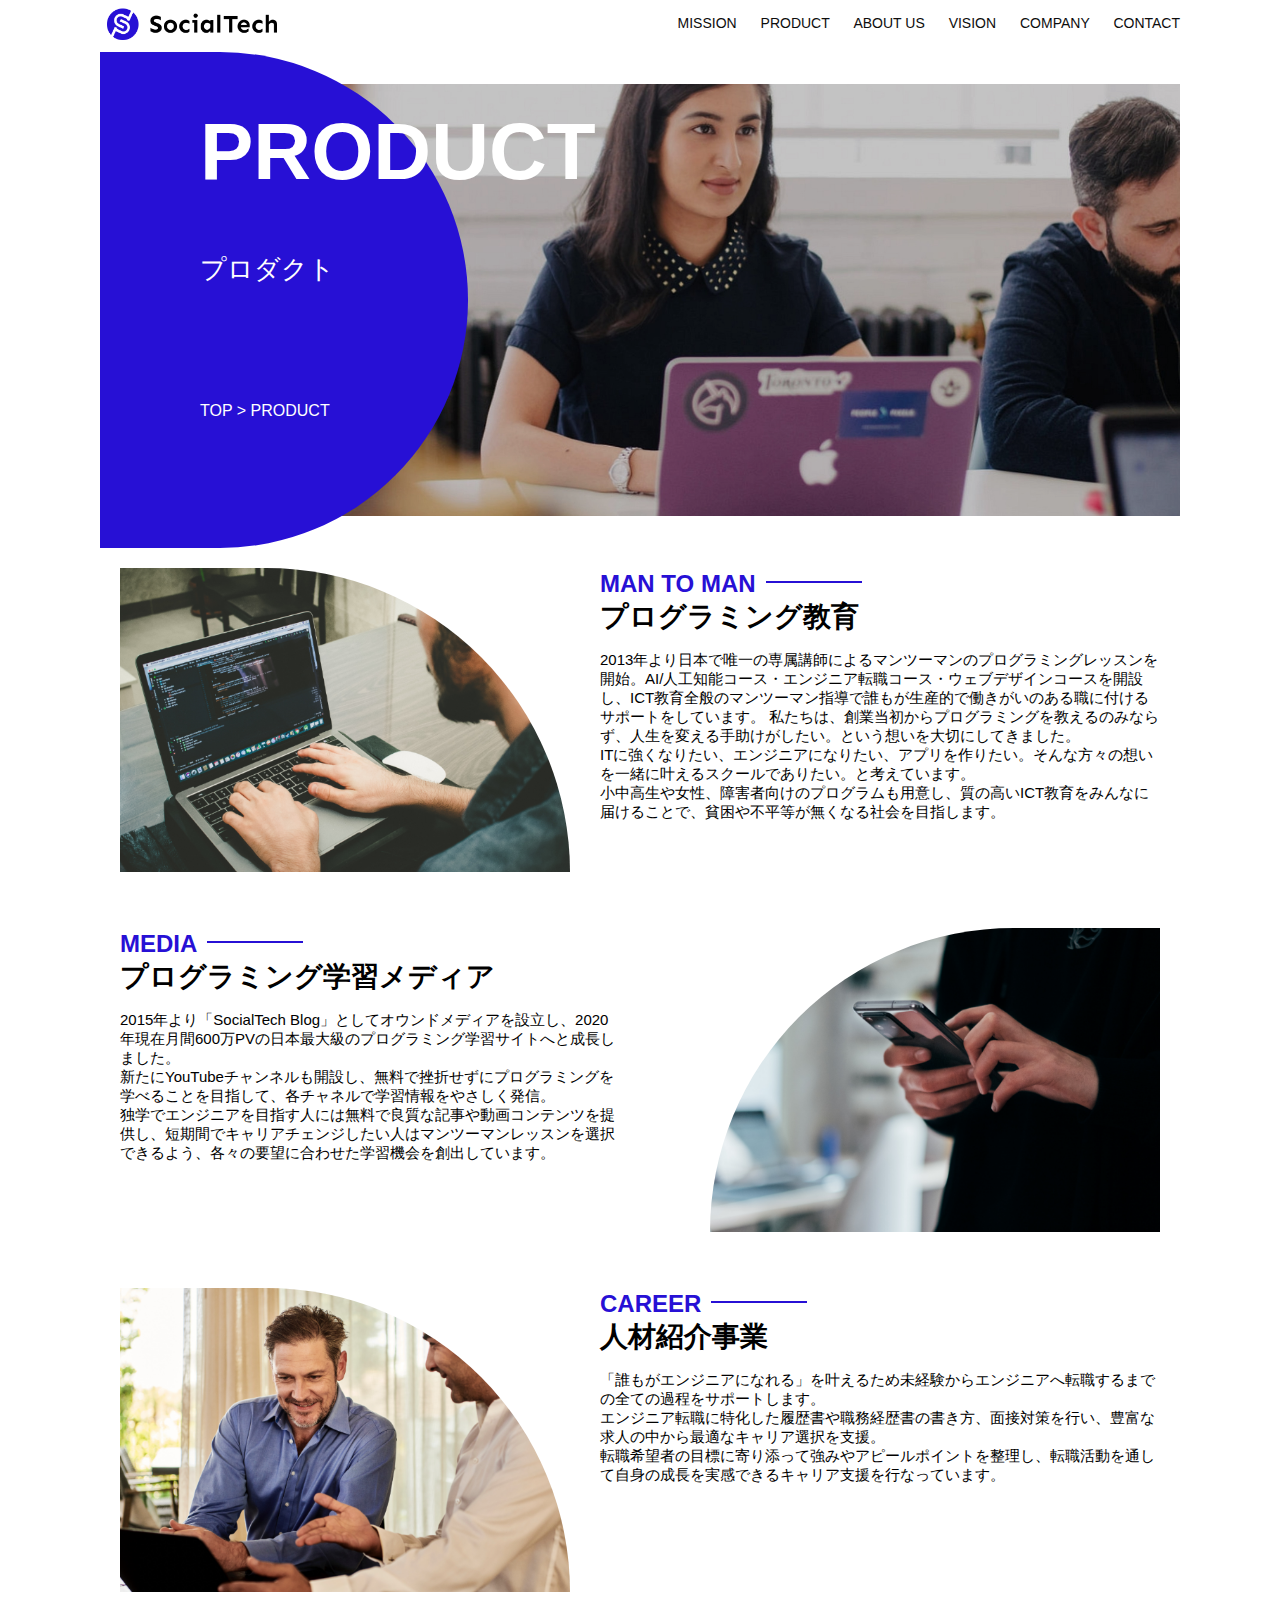
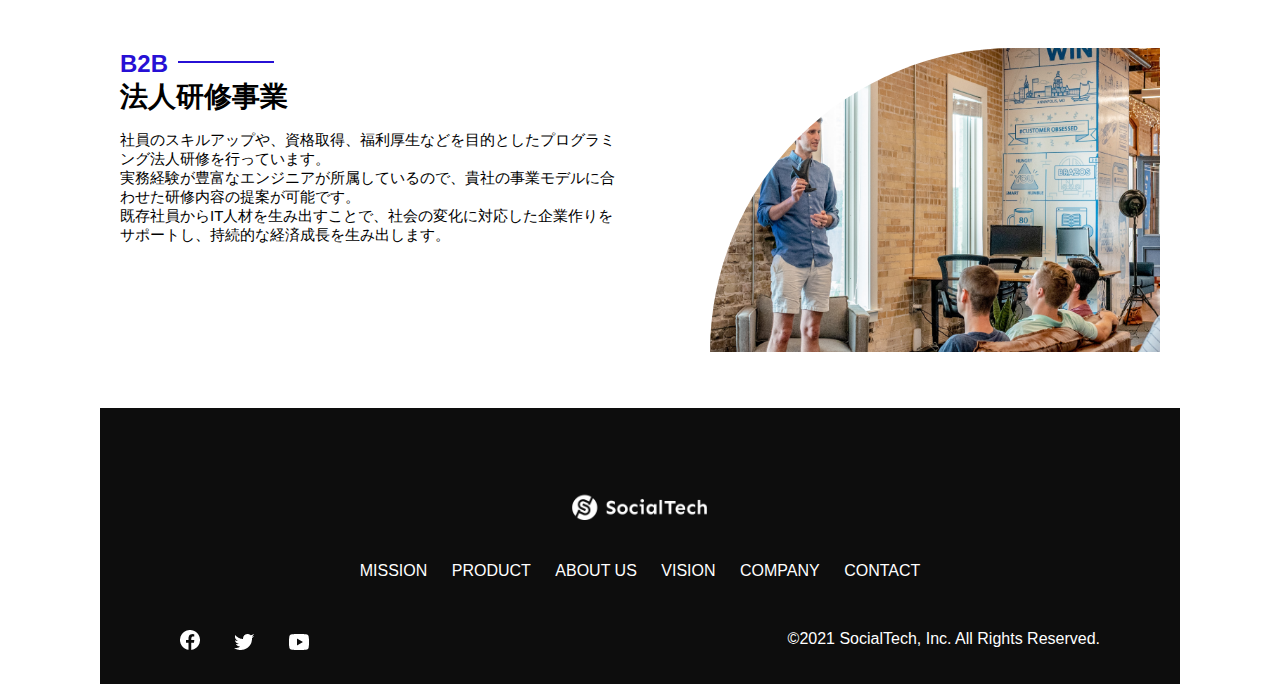
<file: product.html>
<!DOCTYPE html>
<html>
  <head>
    <title>SocialTech -PRODUCT プロダクト-</title>
    <meta charset="UTF-8">
    <meta name="description" content="SocialTechの4つのプロダクトを紹介します">
    <meta name="viewport" content="width=device-width, initial-scale=1.0">
    <link rel="stylesheet" href="style.css">
  </head>

  <body>
    <!-- ヘッダー -->
    <header>
      <!-- ロゴ -->
      <a href="index.html" id="logo"><img src="images/logo.png" alt="トップページに戻る"></a>

      <!-- PC用ナビゲーション -->
      <nav id="nav-pc">
        <a href="mission.html">MISSION</a>
        <a href="product.html">PRODUCT</a>
        <a href="index.html#aboutus">ABOUT US</a>
        <a href="index.html#vision">VISION</a>
        <a href="index.html#company">COMPANY</a>
        <a href="index.html#contact">CONTACT</a>
      </nav>

      <!-- スマホ用メニューボタン -->
     <img id="menu-sp" src="images/button-menu.png" alt="ナビゲーションを開く" onclick="document.getElementById('nav-sp').style.display = 'block'">

      <!-- スマホ用ナビゲーション -->
      <nav id="nav-sp">
        <img id="close" src="images/button-close.png" alt="ナビゲーションを閉じる" onclick="document.getElementById('nav-sp').style.display = 'none'">
        <a id="logo-sp" href="index.html" onclick="document.getElementById('nav-sp').style.display = 'none'"><img
            src="images/logo-sp.png" alt="トップページに戻る"></a>
        <a class="menu" href="mission.html" onclick="document.getElementById('nav-sp').style.display = 'none'">MISSION</a>
        <a class="menu" href="product.html" onclick="document.getElementById('nav-sp').style.display = 'none'">PRODUCT</a>
        <a class="menu" href="index.html#aboutus" onclick="document.getElementById('nav-sp').style.display = 'none'">ABOUT
          US</a>
        <a class="menu" href="index.html#vision"
          onclick="document.getElementById('nav-sp').style.display = 'none'">VISION</a>
        <a class="menu" href="index.html#company"
          onclick="document.getElementById('nav-sp').style.display = 'none'">COMPANY</a>
        <a class="menu" href="index.html#contact"
          onclick="document.getElementById('nav-sp').style.display = 'none'">CONTACT</a>
        <div id="sns">
          <a href="https://www.facebook.com/sejuku2013"><img src="images/button-facebook.png" alt="Facebookのリンク"></a>
          <a href="https://twitter.com/samuraijuku"><img src="images/button-twitter.png" alt="Twitterのリンク"></a>
          <a href="https://www.youtube.com/channel/UCCFOQO5aDK0xXam4cUQXT8g"><img src="images/button-youtube.png" alt="YouTubeのリンク"></a>
        </div>
      </nav>
    </header>
    <main>
        <article>
            <section id="product-main">
                <div id="product-title">
                  <h1>PRODUCT</h1>
                  <span>プロダクト</span>
                  <div>TOP > PRODUCT</div>
                </div>
              </section>
              <section class="product-section1">
                <img src="images/product/product-mantoman.png" alt="PCでコードを書く男性">
                <div>
                  <h2 class="product-h2">MAN TO MAN</h2>
                  <h3 class="product-h3">プログラミング教育</h3>
                  <p>
                    2013年より日本で唯一の専属講師によるマンツーマンのプログラミングレッスンを開始。AI/人工知能コース・エンジニア転職コース・ウェブデザインコースを開設し、ICT教育全般のマンツーマン指導で誰もが生産的で働きがいのある職に付けるサポートをしています。
                    私たちは、創業当初からプログラミングを教えるのみならず、人生を変える手助けがしたい。という想いを大切にしてきました。<br>ITに強くなりたい、エンジニアになりたい、アプリを作りたい。そんな方々の想いを一緒に叶えるスクールでありたい。と考えています。<br>小中高生や女性、障害者向けのプログラムも用意し、質の高いICT教育をみんなに届けることで、貧困や不平等が無くなる社会を目指します。
                  </p>
                </div>
              </section>
              <section class="product-section2">
                <div>
                  <h2 class="product-h2">MEDIA</h2>
                  <h3 class="product-h3">プログラミング学習メディア</h3>
                  <p>2015年より「SocialTech
                    Blog」としてオウンドメディアを設立し、2020年現在月間600万PVの日本最大級のプログラミング学習サイトへと成長しました。<br>新たにYouTubeチャンネルも開設し、無料で挫折せずにプログラミングを学べることを目指して、各チャネルで学習情報をやさしく発信。<br>独学でエンジニアを目指す人には無料で良質な記事や動画コンテンツを提供し、短期間でキャリアチェンジしたい人はマンツーマンレッスンを選択できるよう、各々の要望に合わせた学習機会を創出しています。
                  </p>
                </div>
                <img src="images/product/product-media.png" alt="スマートフォンを操作する人">
              </section>
              <section class="product-section1">
                <img src="images/product/product-career.png" alt="笑顔で話し合う2人の男性">
                <div>
                  <h2 class="product-h2">CAREER</h2>
                  <h3 class="product-h3">人材紹介事業</h3>
                  <p>
                    「誰もがエンジニアになれる」を叶えるため未経験からエンジニアへ転職するまでの全ての過程をサポートします。<br>エンジニア転職に特化した履歴書や職務経歴書の書き方、面接対策を行い、豊富な求人の中から最適なキャリア選択を支援。<br>転職希望者の目標に寄り添って強みやアピールポイントを整理し、転職活動を通して自身の成長を実感できるキャリア支援を行なっています。<br>
                  </p>
                </div>
              </section>
              <section class="product-section2">
                <div>
                  <h2 class="product-h2">B2B</h2>
                  <h3 class="product-h3">法人研修事業</h3>
                  <p>
                    社員のスキルアップや、資格取得、福利厚生などを目的としたプログラミング法人研修を行っています。<br>実務経験が豊富なエンジニアが所属しているので、貴社の事業モデルに合わせた研修内容の提案が可能です。<br>既存社員からIT人材を生み出すことで、社会の変化に対応した企業作りをサポートし、持続的な経済成長を生み出します。
                  </p>
                </div>
                <img src="images/product/product-b2b.png" alt="講演中の男性とそれを聴く人々">
              </section>
        </article>
        <footer>
            <div id="footer-logo">
              <img src="images/logo-sp.png" alt="SocialTech">
            </div>
            <div id="footer-link">
              <a href="mission.html">MISSION</a>
              <a href="product.html">PRODUCT</a>
              <a href="index.html#aboutus">ABOUT US</a>
              <a href="index.html#vision">VISION</a>
              <a href="index.html#company">COMPANY</a>
              <a href="index.html#contact">CONTACT</a>
            </div>
            <div id="sns-footer">
              <a href="https://www.facebook.com/sejuku2013"><img src="images/button-facebook.png" alt="Facebookのリンク"></a>
              <a href="https://twitter.com/samuraijuku"><img src="images/button-twitter.png" alt="Twitterのリンク"></a>
              <a href="https://www.youtube.com/channel/UCCFOQO5aDK0xXam4cUQXT8g"><img src="images/button-youtube.png" alt="YouTubeのリンク"></a>
              <span id="copyright">&copy;2021 SocialTech, Inc. All Rights Reserved. </span>
            </div>
          </footer>
    </main>
    </body>
    </html>
</file>
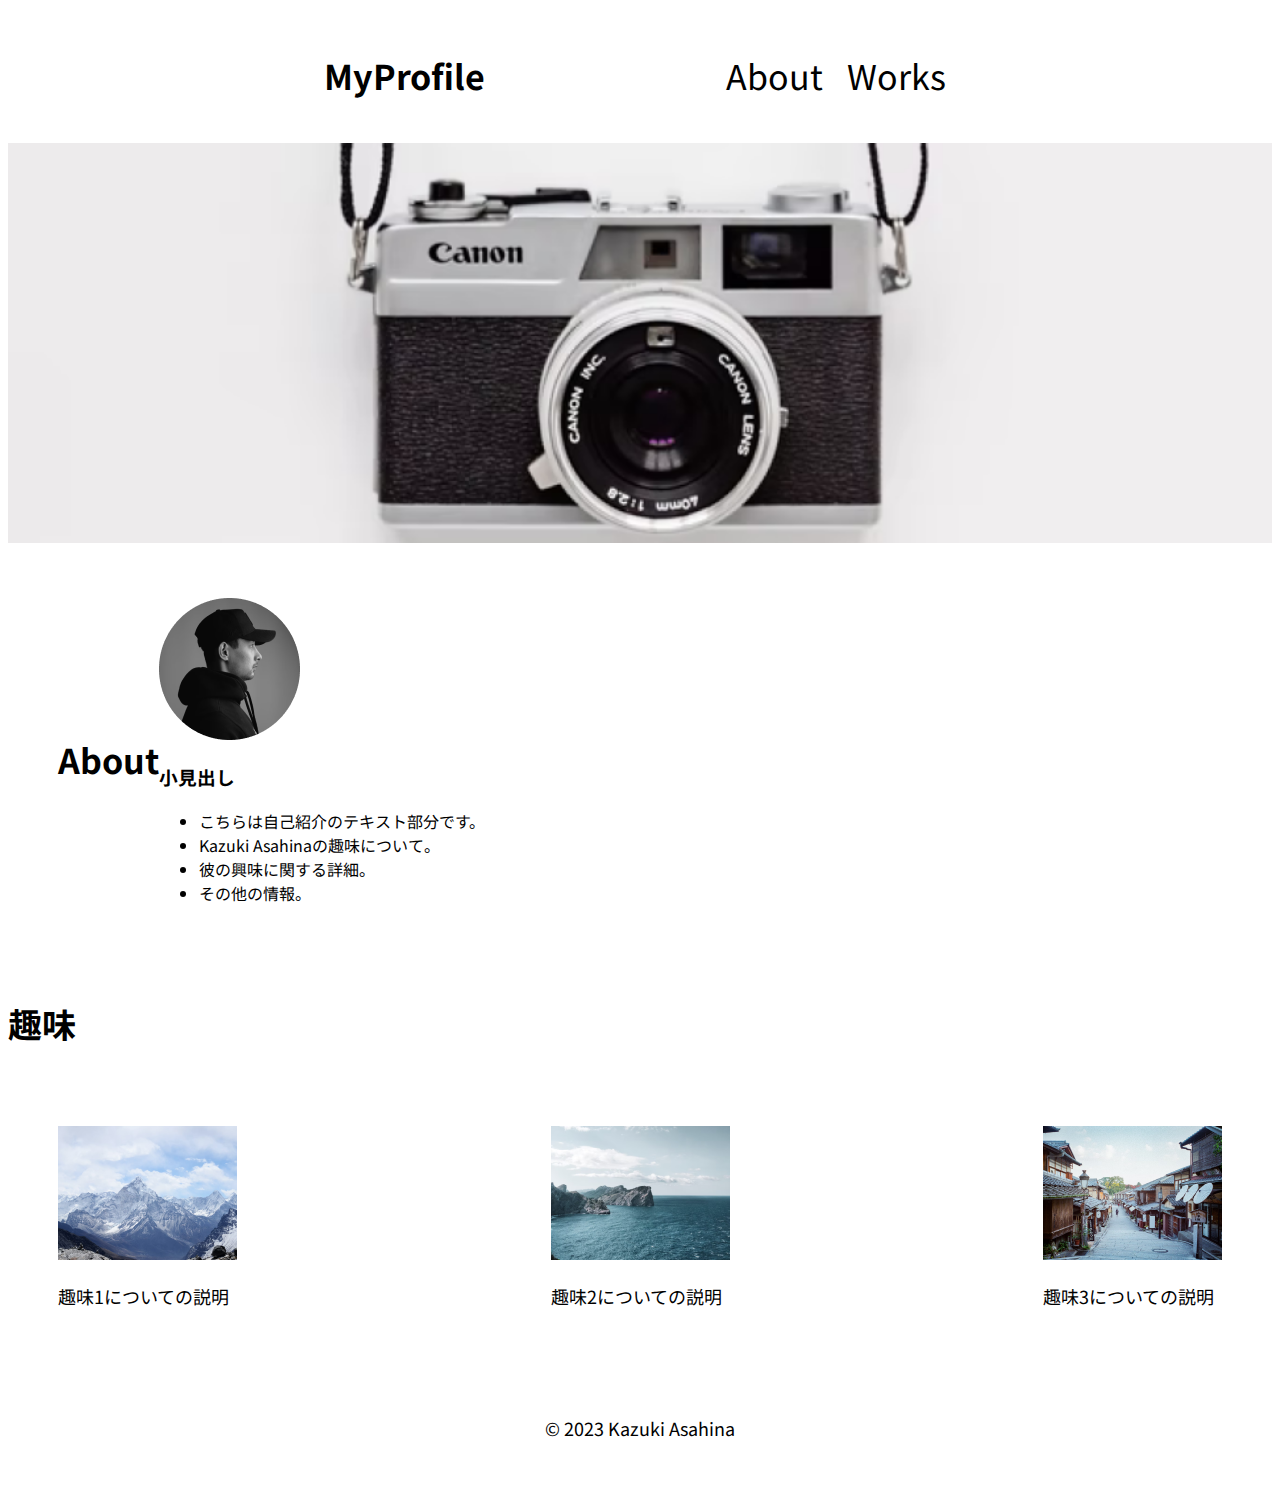
<file: mosya/index2.html>
<!DOCTYPE html>
<html lang="ja">

<head>
    <meta charset="UTF-8">
    <meta name="viewport" content="width=device-width, initial-scale=1.0">
    <title>Kazuki Asahina's Portfolio</title>
    <link href="https://fonts.googleapis.com/css2?family=Noto+Sans+JP:wght@400;700&display=swap" rel="stylesheet">
    <link rel="stylesheet" href="styles2.css">
</head>

<body>

    <header>
        <div class="header-content">
            <h1>MyProfile</h1>
            <nav>
                <a href="#">About</a>
                <a href="#">Works</a>
            </nav>
        </div>
    </header>

    <section class="main-visual">
        <img src="MainVisual.png" alt="Main Visual">
    </section>

    <main>
        <article>
            <div class="intro-section">
                <h2>About</h2> <!-- この部分をブロックの上部に移動しました -->
                <div class="content-block">
                    <img src="Ellipse 1.png" alt="Intro Image">
                    <h3>小見出し</h3>
                    <ul>
                        <li>こちらは自己紹介のテキスト部分です。</li>
                        <li>Kazuki Asahinaの趣味について。</li>
                        <li>彼の興味に関する詳細。</li>
                        <li>その他の情報。</li>
                    </ul>
                </div>
            </div>
            
            
            <div class="hobby-section">
                <h2>趣味</h2>
                <div class="hobby-images">
                    <div class="hobby-item">
                        <img src="Rectangle 7.png" alt="Hobby 1">
                        <p>趣味1についての説明</p>
                    </div>
                    <div class="hobby-item">
                        <img src="Rectangle 8.png" alt="Hobby 2">
                        <p>趣味2についての説明</p>
                    </div>
                    <div class="hobby-item">
                        <img src="Rectangle 9.png" alt="Hobby 3">
                        <p>趣味3についての説明</p>
                    </div>
                </div>
            </div>
        </article>
    </main>

    <footer>
        <p>© 2023 Kazuki Asahina</p>
    </footer>

</body>

</html>
</file>
<file: style.css>
/* PC、スマホ共通スタイル */
body {
  font-family:"Source Sans Pro", "Hiragino Kaku Gothic ProN", Meiryo, Arial, sans-serif;
}

p{
  font-size: 15px;
}

.arrow-right {	
  color: #2710d5;	
  }	
  #submit {	
  margin-top: 50px;	
  }

/* ==========
PC用のスタイル
========== */
@media screen and (min-width: 768px) {


/* 横幅設定 */
body {
  max-width: 1080px;
  min-width: 900px;
  margin: 0 auto 0 auto;
}

/* ヘッダー */
header {
  display: flex;
  justify-content: space-between;
}

/* ナビゲーションのレイアウト */
#nav-pc {
  text-align: right;
  font-size: 14px;
  padding-top: 15px;
}

/* ナビゲーションのリンクの装飾設定 */
#nav-pc > a {
  text-decoration: none;
  margin-left: 20px;
}
#nav-pc > a:link {
  color: #0d0d0d;
}
#nav-pc > a:visited {
  color: #0d0d0d;
}
#nav-pc > a:hover {
  color: #0d0d0d;
  text-decoration: underline;
}
#nav-pc > a:active {
  color: #0d0d0d;
}

 /* スマホ用ナビを非表示 */
 #nav-sp,
 #menu-sp {
   display: none;
 }

/* メインビジュアル */
#main-visual {
  position: relative;
  height: 400px;
}

#main-message {
  position: absolute;
  top: 0;
  left: 0;
  background-color: #2710d5;
  color: #ffffff;
  border-radius: 0 0 476px 0;
  max-width: 620px;
  height: 100%;
  width: 100%;
  z-index: 11;
}

#main-message > h1 {
font-size: 60px;
font-weight: bold;
margin: 100px 0 0 50px;
}

#main-message > p {
  font-size: 28px;
  margin: 0 0 0 50px;
}

#main-visual > img {
  max-width: 620px;
  border-radius: 476px 0 0 0;
  position:absolute;
  top: 0;
  right: 0;
  z-index: 10;
}

/* 見出し */
h2 {
  margin: 40px 0 0 0;
}

h2::after {
content: url("images/line.png");
margin-left: 10px;
}

h3 {
  font-size: 27px;
}

/* ミッション */
#mission {
  margin: 80px auto 80px auto;
  width: 100%;
}

#mission-flex {
  width: 100%;
  display: flex;
}

#mission-flex > div {
  width: 50%;
  margin: 20px;
}

#mission-photo {
  width: 100%;
}

#s2dgs {
  margin-top: 50px;
  width: 100%;
}

 /* プロダクト */
 #product {
  background-color: #fafafa;
  margin: 80px 0 80px 0;
  padding: 10px 40px 0px 40px;
}

/* 外枠 */
#product > div {
  margin-top: 40px;
  display: flex;
}

/* 左のカラム */
#product-left {
  width: 50%;
  margin-right: 20px;
}

/* 右のカラム */
#product-right {
  width: 50%;
  margin-left: 20px;
  margin-top: 80px;
}

/* 画像＋説明の枠 */
#product-left > div {
  position: relative;
  height: 480px;
  margin-right: 20px;
}
#product-right > div {
  position: relative;
  height: 480px;
  margin-right: 20px;
}

/* 画像 */
.product-photo {
  width: 100%;
}

/* 説明文の枠 */
.product-explain {
  background-color: #ffffff;
  position: absolute;
  left: 0;
  top: 280px;
  margin: 0 40px 0 40px;
  padding: 20px;
  box-shadow: 5px 5px 10px rgba(0, 0, 0, 0.05);
}

/* 説明文の英語 */
.product-explain > span {
  color: #2710d5;
  font-weight: bold;
  font-size: 16px;
  margin: 0px;
}

/* 説明文の見出し */
.product-explain > h3 {
  font-size: 20px;
  margin: 5px 0 5px 0;
}

/* 説明文 */
.product-explain > p {
  font-size: 14px;
  margin: 0;
}

/* 「もっとみる」ボタン */
#product-more {
  margin: 0 auto -42px auto;
}

/* ABOUT US */
#aboutus {
  margin: 80px auto 80px auto;
}

/* 3つの組織文化と画像を入れる枠 */
#aboutus > div {
  display: flex;
}

/* 画像 */
.culture-img{
  width: 100%;
  align-self: flex-start;
}

.culture-img2 {
  margin-top: 50px;
  width: 100%;
}

/* 3つの組織文化の表 */
.culture-table {
  margin-right: 50px;
}

/* 番号 */
.culture-num {
  font-size: 80px;
  color: #2710d5;
  margin: 0 20px 0 0;
}

/* 組織文化英語 */
.culture-en {
  color: #2710d5;
  font-weight: bold;
  font-size: 24px;
  display: block;
}

/* 組織文化日本語 */
.culture-jp {
  font-size: 28px;
  font-weight: bold;
}

/* 説明文 */
.culture-description {
  margin: 0;
}

/* ビジョン */
#vision {
  margin: 80px auto 80px auto;
}

/* セクション内の外枠 */
#vision > div {
  width: 100%;
  display: flex;
  justify-content: space-between;
  flex-wrap: wrap;
}

/* 7つの行動指針の枠 */
.vision-box {
  width: 300px;
  height: 300px;
  margin-bottom: 30px;
  position: relative;

}

.vision-box > img {
  width: 100%;
  height: auto;
  position: absolute;
  top: 0;
  left: 0;
  z-index: 30;
}

.vision-box > span {
position: absolute;
top: 0;
left: 0;
z-index: 31;
margin-right: 20px;
}

.vision-box > span > h4 {
  color: #2710d5;
  font-size: 19px;
  margin: 80px 0 0 0;
}

.vision-box > span > h4::first-letter{
  font-size: 40px;
}

.vision-box > span > h5 {
  font-size: 20px;
  margin: 0 0 0;
}

.vision-box > span > p {
  margin: 10px 0 0 0;
}

/* 会社概要 */
#company {
  margin: 80px auto 80px auto;
}

#company-table {
  width: 100%;
}

.tableheader {
  text-align: left;
  padding: 20px;
  border-bottom-color: #2710d5;
  border-bottom-width: 1px;
  border-bottom-style: solid;
  width: 100px;
}

.tableheader-first {
  text-align: left;
  padding: 20px;
  border-bottom-color: #2710d5;
  border-bottom-width: 1px;
  border-bottom-style: solid;
  border-top-color: #2710d5;
  border-top-width: 1px;
  border-top-style: solid;
  width: 100px;
}

.cell {
  padding: 30px;
  border-bottom-color: #ececec;
  border-bottom-width: 1px;
  border-bottom-style: solid;
}

.cell-first {
  padding: 30px;
  border-bottom-color: #ececec;
  border-bottom-width: 1px;
  border-bottom-style: solid;
  border-top-color: #ececec;
  border-top-width: 1px;
  border-top-style: solid;
}

#company > iframe {
  width: 100%;
  height: 368px;
  margin-top: 40px;
}

/* お問い合わせ */
#contact {
  margin: 80px auto 80px auto;
}

/* 外枠 */
#contact > form > div {
  display: flex;
  flex-direction: row;
  flex-wrap: wrap;
  padding-bottom: 30px;
}

/* 左列の見出し */
.contact-heading {
  width: 240px;
  align-self: center;
}
/* 見出しのラベル */
.contact-label {
  font-weight: bold;
}
/* 必須 */
.contact-span {
  color: #ce2222;
  margin: 0 0 0 20px;
  font-weight: bold;
}

/* テキストボックス */
.contact-textbox {
  border-top: 0;
  border-left: 0;
  border-right: 0;
  border-bottom-width: 1px;
  border-bottom-color: #707070;
  border-style: solid;
  background-color: #fafafa;
  width: 400px;
  height: 56px;
}
/* お問い合わせ内容のテキストエリア */
.contact-textarea {
  border-top: 0;
  border-left: 0;
  border-right: 0;
  border-bottom-width: 1px;
  border-bottom-color: #707070;
  background-color: #fafafa;
  width: 400px;
  height: 200px;
}

/* 個人情報の取り扱い */
details {
  width: 700px;
}
details > div {
  background-color: #fafafa;
  padding: 20px;
} 
details > div > span {
  font-weight: bold;
}

/* フッター */
footer {
  background-color: #0d0d0d;
  text-align: center;
  padding: 80px 80px 30px 80px;
}

#footer-logo {
  margin-bottom: 30px;
}

#footer-link {
  margin-bottom: 50px;
}
#footer-link > a {
  text-decoration: none;
  margin: 10px;
}
#footer-link > a:link {
  color: #ffffff;
}
#footer-link > a:visited {
  color: #ffffff;
}
#footer-link > a:hover {
  color: #ffffff;
  text-decoration: underline;
}
#footer-link > a:active {
  color: #ffffff;
}

#sns-footer {
  text-align: left;
  width: 100%;
}

#sns-footer > a {
  margin-right: 30px;
}

#copyright {
  color: #ffffff;
  float: right;
}

/* mission.html用スタイル */
   /* ミッションのメインビジュアル */
   #mission-main {
    height: 496px;
    width: 100%;
    background-image: url("images/mission/mission-main.png");
    background-repeat: no-repeat;
    background-position-y: center;
  }

  #mission-title {
    background-color: #2710d5;
    width: 368px;
    color: #ffffff;
    height: 496px;
    border-radius: 0 248px 248px 0;
    position: relative;
  }

  #mission-title > h1 {
    position: absolute;
    top: 0;
    left: 100px;
    font-size: 80px;
  }

  #mission-title > span {
    position: absolute;
    top: 200px;
    left: 100px;
    font-size: 26px;
  }

  #mission-title > div {
    position: absolute;
    top: 350px;
    left: 100px;
    font-size: 16px;
  }

  #mission-s2dgs {
    width: 100%;
    margin: 20px;
  }

  .mission-h2 {
    color: #2710d5;
    font-size: 40px;
  }

  .mission-h2::after {
    content: none;
  }

  #mission-5goals {
    margin: 20px;
    display: flex;
  }

  #mission-5goals > div {
    flex-grow: 1;
    padding: 20px;
  }

  #mission-5goals > div > div {
    margin-bottom: 40px;
  }

  .fivegoals-image-right {
    float: right;
    margin: 20px;
  }

  .fivegoals-image-left {
    float: left;
    margin: 20px;
  }

  .fivegoals-number {
    color: #2710d5;
    font-size: 48px;
    font-weight: bold;
    margin: 0;
  }

  .fivegoals-h3 {
    font-size: 28px;
    margin: 0;
  }

  .fivegoals-p {
    margin: 0;
}

/* プロダクトページ */
#product-main {
  height: 496px;
  width: 100%;
  background-image: url("images/product/product-main.png");
  background-repeat: no-repeat;
  background-position-y: center;
}

#product-title {
  background-color: #2710d5;
  width: 368px;
  color: #ffffff;
  height: 496px;
  border-radius: 0 248px 248px 0;
  position: relative;
}
#product-title > h1 {
  position: absolute;
  top: 0;
  left: 100px;
  font-size: 80px;
}

#product-title > span {
  position: absolute;
  top: 200px;
  left: 100px;
  font-size: 26px;
}

#product-title > div {
  position: absolute;
  top: 350px;
  left: 100px;
  font-size: 16px;
}

/* セクション1 */
.product-section1 {
  position: relative;
  margin: 20px;
  height: 340px;
}

.product-section1 > img {
  position: absolute;
  top: 0;
  left: 0;
  width: 450px;
  margin: 0 40px 30px 0;
  border-radius: 0 432px 0 0;
}

.product-section1 > div {
  position: absolute;
  top: 0;
  left: 480px;
}

/* セクション2 */
.product-section2 {
  position: relative;
  margin: 20px;
  height: 340px;
}

.product-section2 > img {
  position: absolute;
  top: 0;
  right: 0;
  width: 450px;
  margin: 0 0 30px 40px;
  border-radius: 432px 0 0 0;
}

.product-section2 > div {
  width: 500px;
  position: absolute;
  top: 0;
  left: 0;
}

.product-h2 {
  color: #2710d5;
  font-size: 24px;
  margin: 0;
}

.product-h3 {
  font-size: 28px;
  margin: 0;
}

}

/*====================
スマートフォン用のスタイル
=====================*/
@media screen and (max-width: 767px) {
  
  body {
      min-width: 375px;
      margin: 0;
  }

  /* PC用ナビゲーション非表示 */
  #nav-pc {
      display: none;
  }

  /* ハンバーガーメニュー */
  #menu-sp {
      float: right;
      padding: 0;
}

/* スマホ用ナビゲーションの表示切替 */
   /* 初期状態、レイアウトと非表示設定 */
   #nav-sp {
    background-color: #2710d5;
    position: absolute;
    left: 0;
    top: 0;
    height: 100%;
    width: 100%;
    display: none;
    z-index: 100;
  }

  /* ×ボタン */
  #close {
    position: absolute;
    top: 20px;
    right: 20px;
  }

  /* ナビゲーションメニュー用ロゴ */
  #logo-sp {
    margin: 80px 0 30px 20px;
  }

   /* ナビゲーションのリンクの装飾設定 */
   #nav-sp > a {
    display: block;
  }
  #nav-sp > a:link {
    color: #ffffff;
  }
  #nav-sp > a:visited {
    color: #ffffff;
  }
  #nav-sp > a:hover {
    color: #ffffff;
    text-decoration: underline;
  }
  #nav-sp > a:active {
    color: #ffffff;
  }
  #nav-sp > .menu {
    text-decoration: none;
    display: block;
    margin: 0 20px 0 20px;
    height: 44px;
    font-size: 16px;
    background-image: url("images/arrow.png");
    background-repeat: no-repeat;
    background-position: right top;
  }

  #sns {
    position: absolute;
    bottom: 20px;
    left: 20px;
  }
  #sns > a {
    margin-right: 30px;
  }

  /* メインビジュアル */
  #main-visual {
    position: relative;
    height: 470px;
    width: 100%;
    overflow: hidden;
  }
  #main-visual > div {
    position: absolute;
    top: 0;
    left: 0;
    background-color: #2710d5;
    color: white;
    border-radius: 0 0 476px 0;
    text-align: center;
    height: 280px;
    width: 100%;
    z-index: 11;
  }
  #main-visual > div > h1 {
    font-size: 28px;
    margin: 90px 0 0 0;
  }

  #main-visual > div > p {
    margin: 0;
  }

  #main-visual > img {
    width: 100%;
    border-radius: 476px 0 0 0;
    z-index: 10;
    position: absolute;
    bottom: 0;
    right: 0;
  }

  /* 見出し */
  h2::after {
    content: url("images/line.png");
    margin-left: 10px;
  }

  h3 {
    font-size: 24px;
    margin: 10px 0 0 0;
  }

  /* ミッション */
  #mission {
    margin: 20px;
  }

  #mission-photo {
    width: 100%;
  }

  #s2dgs {
    width: 100%;
  }

  /* プロダクト */
  #product {
    background-color: #fafafa;
    padding-top: 10px;
  }

  #product h2 {
    margin-left: 20px;
  }
  /* 外枠 */
  /* 左右のカラム　スマホでは縦並び */
  #product-left,
  #product-right {
    margin-right: 20px;
    margin-left: 20px;
  }

  /* 画像＋説明の枠 */
  #product-left > div,
  #product-right > div {
    position: relative;
    height: 540px;
  }

  /* 説明文の枠 */
  .product-explain {
    background-color: #ffffff;
    position: absolute;
    left: 0;
    bottom: 50px;
    padding: 20px;
    box-shadow: 5px 5px 10px rgba(0, 0, 0, 0.05);
  }

  .product-explain > span {
    color: #2710d5;
    font-weight: bold;
    font-size: 16px;
    margin: 0px;
  }

  .product-explain > h3 {
    margin: 10px 0 10px 0;
  }

  /* 画像 */
  .product-photo {
    width: 100%;
  }

  #product-more > img {
    margin: 0 0 -42px 20px;
  }

  /* ABOUT US */
  #aboutus {
    margin: 80px 20px 80px 20px;
  }

  #aboutus > div {
    display: flex;
    flex-direction: column;
  }

  .culture-table {
    width: 100%;
    padding-right: 20px;
    order: 2;
  }
  .culture-img {
    width: 100%;
    order: 1;
  }

  .culture-img2 {
    width: 100%;
  }

  .culture-num {
    font-size: 80px;
    color: #2710d5;
  }

  .culture-en {
    color: #2710d5;
    font-weight: bold;
    font-size: 24px;
    display: block;
  }

  .culture-jp {
    display: block;
  }

  .culture-description {
    margin: 0;
  }

   /* ビジョン */
   #vision {
    margin: 80px 20px 80px 20px;
  }

  .vision-box {
    width: 300px;
    height: 300px;
    margin-bottom: 30px;
    position: relative;
  }

  .vision-box > img {
    width: 100%;
    height: auto;
    position: absolute;
    top: 0;
    left: 0;
    z-index: 30;
  }

  .vision-box > span {
    position: absolute;
    top: 0;
    left: 0;
    z-index: 31;
    margin-right: 20px;
  }

  .vision-box > span > h4 {
    color: #2710d5;
    font-size: 19px;
    margin: 60px 0 0 0;
  }

  .vision-box > span > h5 {
    font-size: 20px;
    margin: 0 0 0 0;
  }
  .vision-box > span > p {
    margin: 10px 0 0 0;
  }

  /* 会社概要 */
  #company {
    margin: 0 20px 0 20px;
  }

  #company > h3 {
    margin-bottom: 20px;
  }

  #company-table {
    width: 100%;
  }

  .tableheader-first {
    text-align: left;
    padding: 20px;
    border-bottom-color: #2710d5;
    border-bottom-width: 1px;
    border-bottom-style: solid;
    border-top-color: #2710d5;
    border-top-width: 1px;
    border-top-style: solid;
    width: 50px;
  }
  .tableheader {
    text-align: left;
    padding: 20px;
    border-bottom-color: #2710d5;
    border-bottom-width: 1px;
    border-bottom-style: solid;
    width: 50px;
  }

  .cell-first {
    padding: 20px;
    border-bottom-color: #ececec;
    border-bottom-width: 1px;
    border-bottom-style: solid;
    border-top-color: #ececec;
    border-top-width: 1px;
    border-top-style: solid;
  }

  .cell {
    padding: 20px;
    border-bottom-color: #ececec;
    border-bottom-width: 1px;
    border-bottom-style: solid;
  }

  #company > iframe {
    width: 100%;
    height: 240px;
    margin: 40px 0 0 0;
  }

  /* お問い合わせ */
  #contact {
    margin: 80px 20px 80px 20px;
  }

  #contact > h3 {
    margin-bottom: 20px;
  }

  #contact > form > div {
    margin-bottom: 20px;
  }

  .contact-heading {
    margin-bottom: 20px;
  }

  /* ラベル */
  .contact-label {
    font-weight: bold;
  }

  /* 必須 */
  .contact-span {
    color: #ce2222;
    margin: 0 0 0 20px;
    font-weight: bold;
  }

  .contact-textbox {
    height: 56px;
    border-top: 0;
    border-left: 0;
    border-right: 0;
    background-color: #fafafa;
    border-bottom-color: #707070;
    border-bottom-width: 1px;
    border-style: solid;
    min-width: 300px;
    width: 100%;
  }

  .contact-textarea {
    height: 150px;
    border-top: 0;
    border-left: 0;
    border-right: 0;
    background-color: #fafafa;
    width: 100%;
  }

  .radiobutton {
    margin-bottom: 20px;
  }

  .radiobutton + label::after {
    content: "\A";
    white-space: pre;
  }

  /* フッター */
  footer {
    background-color: #0d0d0d;
    padding: 30px 20px 50px 20px;
  }

  #footer-logo {
    margin-bottom: 30px;
  }

  #footer-link {
    margin-bottom: 50px;
  }
  #footer-link > a {
    text-decoration: none;
    margin: 0 20px 30px 0;
    display: block;
    background-image: url("images/arrow.png");
    background-repeat: no-repeat;
    background-position: right top;
  }
  #footer-link > a:link {
    color: #ffffff;
  }
  #footer-link > a:visited {
    color: #ffffff;
  }
  #footer-link > a:hover {
    color: #ffffff;
    text-decoration: underline;
  }
  #footer-link > a:active {
    color: #ffffff;
  }

  #sns-footer > a {
    margin-right: 30px;
}

#copyright {
    font-size: 12px;
    display: block;
    margin-top: 30px;
    color: #ffffff;
}

/* mission.html用スタイル */
   /* ミッションのメインビジュアル */
   #mission-main {
    height: 256px;
    width: 100%;
    background-image: url("images/mission/mission-main.png");
    background-repeat: no-repeat;
    background-position-y: center;
    background-size: auto 208px;
  }

  #mission-title {
    background-color: #2710d5;
    width: 136px;
    color: #ffffff;
    height: 256px;
    border-radius: 0 248px 248px 0;
    position: relative;
  }
  #mission-title > h1 {
    position: absolute;
    top: 0;
    left: 20px;
    font-size: 40px;
  }

  #mission-title > span {
    position: absolute;
    top: 110px;
    left: 20px;
    font-size: 18px;
  }

  #mission-title > div {
    position: absolute;
    top: 180px;
    left: 20px;
    font-size: 13px;
  }

  /* ミッションページ　S2DGSの設定 */
  #mission-s2dgs {
    margin: 20px;
  }

  .mission-h2 {
    color: #2710d5;
    font-size: 38px;
    margin: 0px;
  }

  .mission-h2::after {
    content: none;
  }

  #mission-s2dgs > img {
    width: 100%;
  }

  #section-s2dgs > img {	
    width: 100%;	
}

   /* ミッションページ　5Goalsの設定 */
   #mission-5goals {
    margin: 20px;
  }

  #mission-5goals > div > div {
    margin-bottom: 40px;
  }

  #s2dgs-image {
    width: 100%;
  }
  .fivegoals-image-right {
    margin: 20px auto 20px auto;
    display: block;
  }

  .fivegoals-image-left {
    margin: 20px auto 20px auto;
    display: block;
  }

  .fivegoals-number {
    color: #2710d5;
    font-size: 48px;
    margin: 0;
  }

  .fivegoals-h3 {
    font-size: 28px;
    margin: 0;
  }
  .fivegoals-p {
    margin: 0;
  }

  /* プロダクトページ */
  #product-main {
    height: 256px;
    width: 100%;
    background-image: url("images/product/product-main.png");
    background-repeat: no-repeat;
    background-position-y: center;
    background-size: auto 208px;
  }
  #product-title {
    background-color: #2710d5;
    width: 136px;
    color: #ffffff;
    height: 256px;
    border-radius: 0 248px 248px 0;
    position: relative;
  }
  #product-title > h1 {
    position: absolute;
    top: 0;
    left: 20px;
    font-size: 40px;
  }
  #product-title > span {
    position: absolute;
    top: 110px;
    left: 20px;
    font-size: 18px;
  }
  #product-title > div {
    position: absolute;
    top: 180px;
    left: 20px;
    font-size: 13px;
  }

  .product-section1 {
    margin: 20px;
  }

  .product-section1 > img {
    width: 100%;
    border-radius: 0 300px 0 0;
  }
  
  .product-section2 {
    margin: 20px;
    display: flex;
    flex-direction: column;
  }

  .product-section2 > img {
    order: 1;
    width: 100%;
    border-radius: 300px 0 0 0;
  }

  .product-section2 > div {
    order: 2;
  }

  .product-h2 {
    color: #2710d5;
    font-size: 24px;
    /* width: 250px; */
    margin: 0;
  }

  .product-h3 {
    font-size: 28px;
    margin: 0;
  }
}
</file>
<file: mosya/styles.css>
/* Google Web Fontsのインポート */
@import url('https://fonts.googleapis.com/css2?family=Noto+Sans+JP:wght@400;700&display=swap');

/* 共通スタイル */
body {
    font-family: 'Noto Sans JP', sans-serif;
    background-color: #ffffff;
    color: #000000;
    margin: 0;
    padding: 0;
}

header {
    display: flex;
    justify-content: space-between;
    align-items: center;
    padding: 20px 50px;
    background-color: #f7f7f7;
}

header h1, nav a {
    font-size: 34px;
    font-weight: bold;
}

nav a {
    margin-left: 20px;
    text-decoration: none;
    color: #000000;
}

.main-visual img {
    width: 100%;
    object-fit: cover;
}

#about {
    padding: 50px 0;
    text-align: center;
    max-width: 1200px;
    margin: 0 auto;
}

#about h2 {
    font-size: 34px;
    font-weight: bold;
    margin-bottom: 30px;
}

.about-content {
    display: flex;
    justify-content: center;
    align-items: center;
    gap: 2%;
}

#about .about-content img {
    flex: 1;
}

#about .about-content ul {
    flex: 1;
    padding: 0 5%;
    list-style-type: none;
}

#about .about-content li:first-child {
    font-size: 24px;
}

#about .about-content li {
    font-size: 18px;
}

#works {
    display: flex;
    justify-content: space-between;
    align-items: center;
}

.work-item {
    width: 30%;
    text-align: center;
    padding: 20px 10px;
}

.work-item p {
    font-size: 18px;
}

footer {
    text-align: center;
    padding: 20px 0;
    background-color: #f7f7f7;
    font-size: 18px;
}

/* フロートをクリアするためのクラス */
.clearfix::after {
    content: "";
    display: table;
    clear: both;
}
</file>
<file: mosya/styles2.css>
body {
    font-family: 'Noto Sans JP', sans-serif;
    color: #000000;
    background-color: #ffffff;
}

header {
    display: flex;
    justify-content: space-between;
    align-items: center;
    padding: 20px 50px;
}

header h1 {
    font-size: 34px;
}

nav a {
    font-size: 34px;
    margin-left: 20px;
    text-decoration: none;
    color: #000000;
}

.main-visual img {
    width: 100%;
    height: 400px;
    object-fit: cover;
}

.intro-section {
    display: flex;
    justify-content: space-between;
    align-items: center;
    padding: 50px;
}

.intro-section img {
    flex: 1;
    margin-right: 50px;
}

.intro-section div {
    flex: 2;
}

.intro-section h2,
.hobby-section h2 {
    font-size: 34px;
}

.intro-section p,
.hobby-item p {
    font-size: 18px;
}

.hobby-images {
    display: flex;
    justify-content: space-between;
    padding: 50px;
}

.hobby-item img {
    width: 100%;
    max-width: 300px;
}

footer {
    text-align: center;
    padding: 20px 0;
    font-size: 18px;
}

header {
    display: flex;
    justify-content: center;
    align-items: center;
    padding: 20px 0;
}

.header-content {
    display: flex;
    justify-content: space-between;
    align-items: center;
    width: 50%; /* こちらの数値を変更することで、中央の幅を調整できます。 */
}

nav a {
    font-size: 34px;
    margin: 0 10px; /* 両側の間隔を均等にします */
    text-decoration: none;
    color: #000000;
}
</file>
